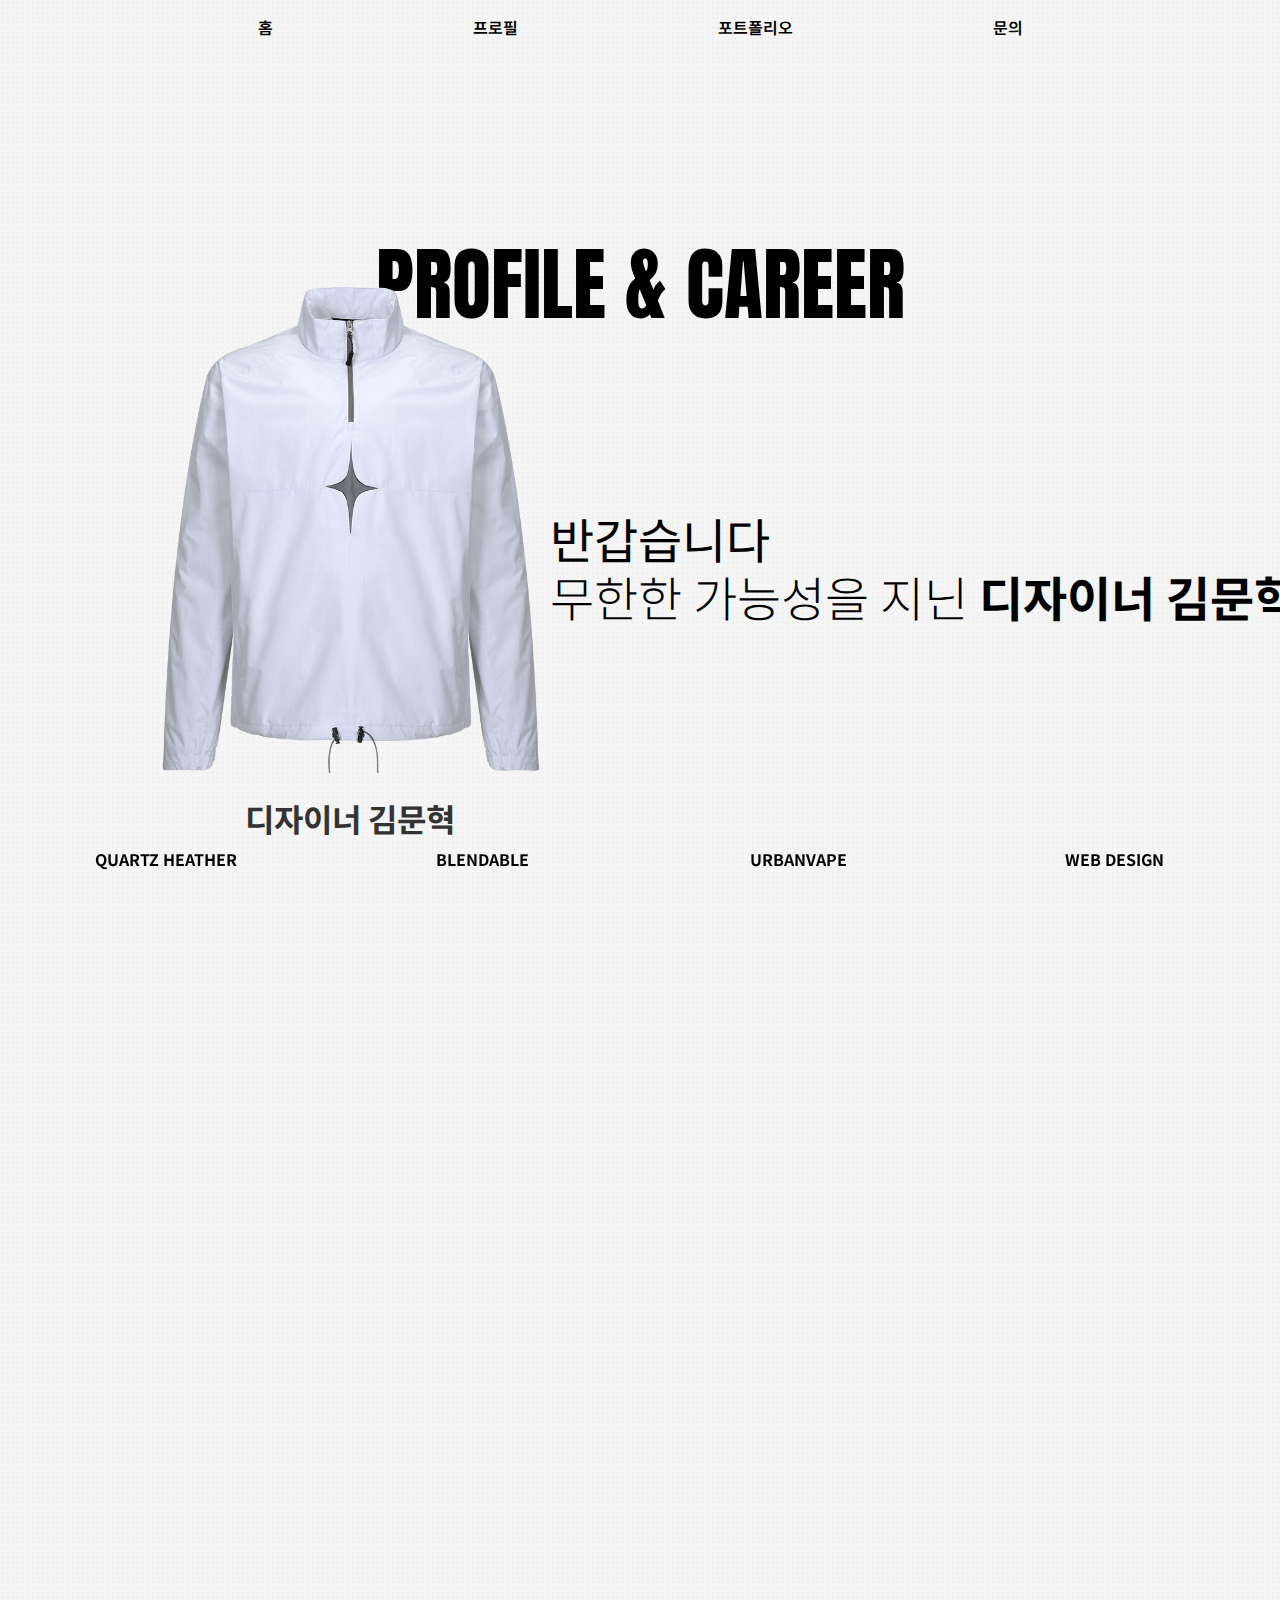
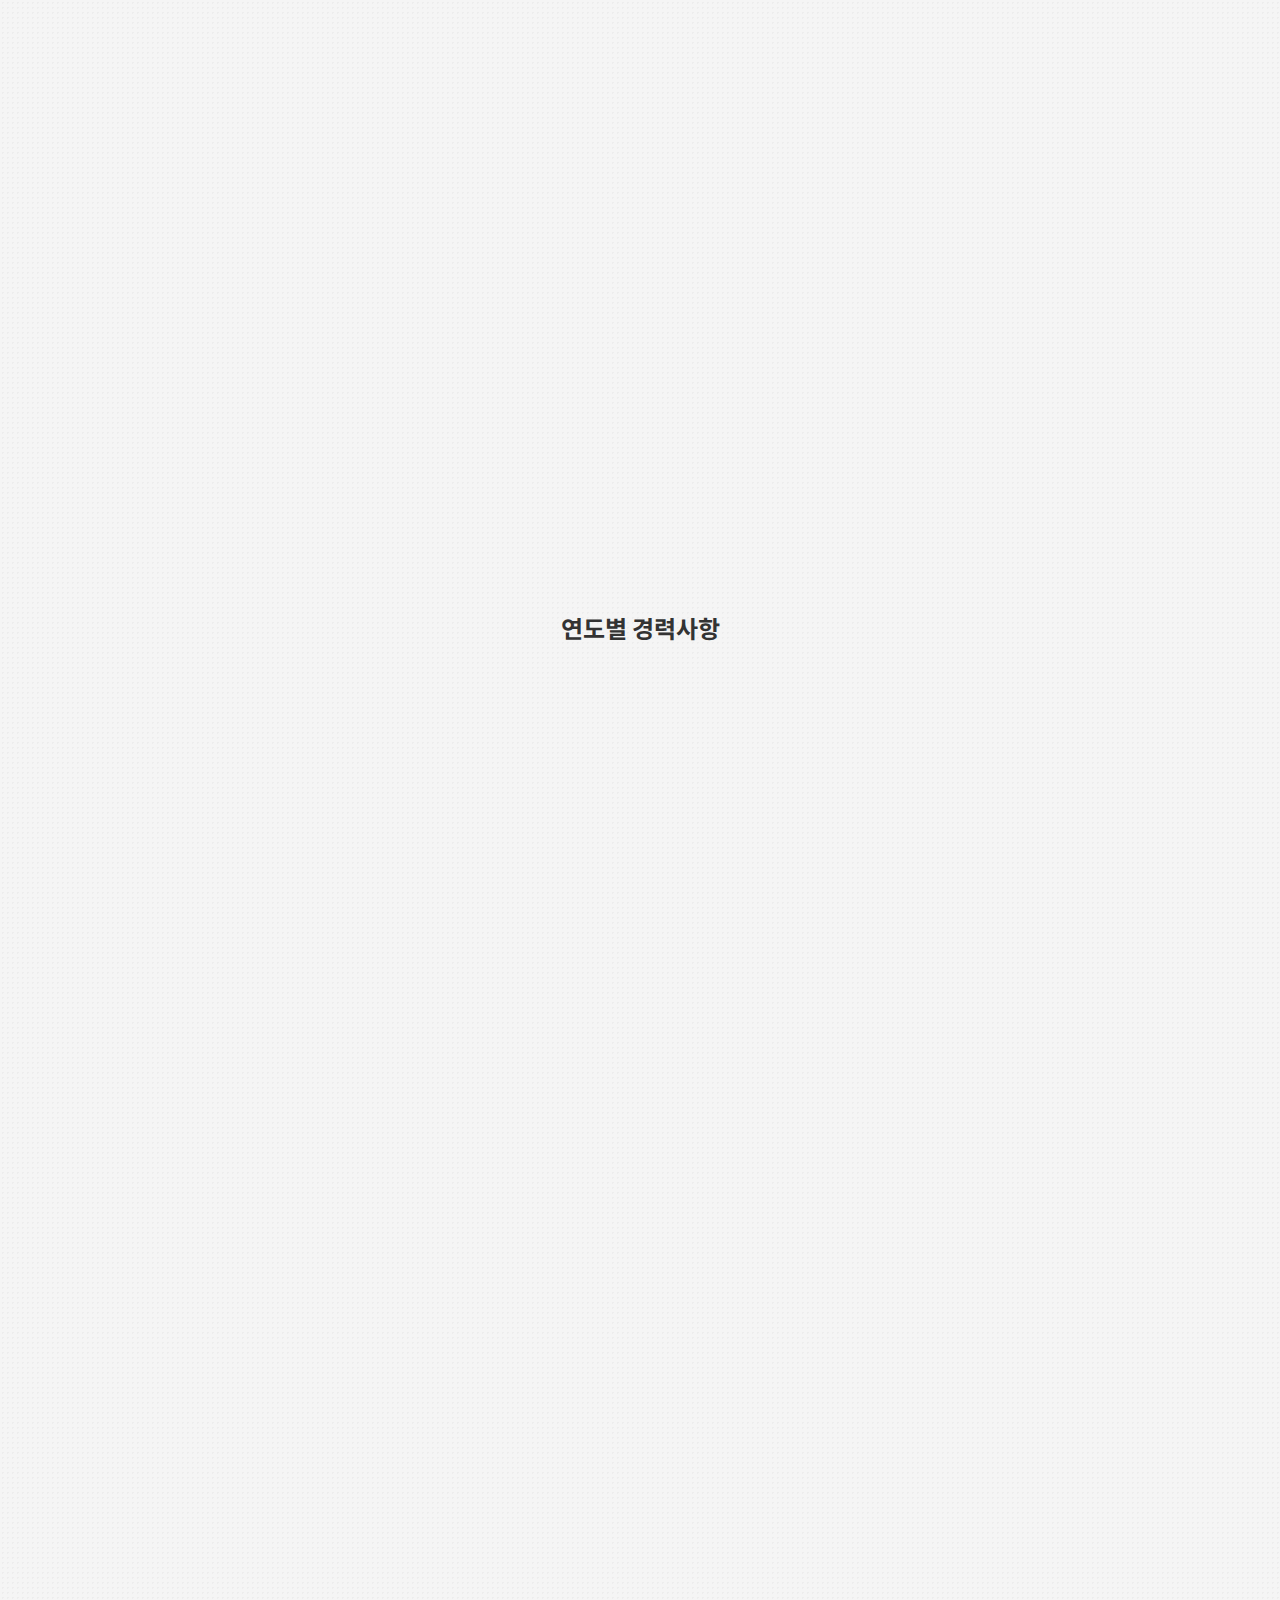
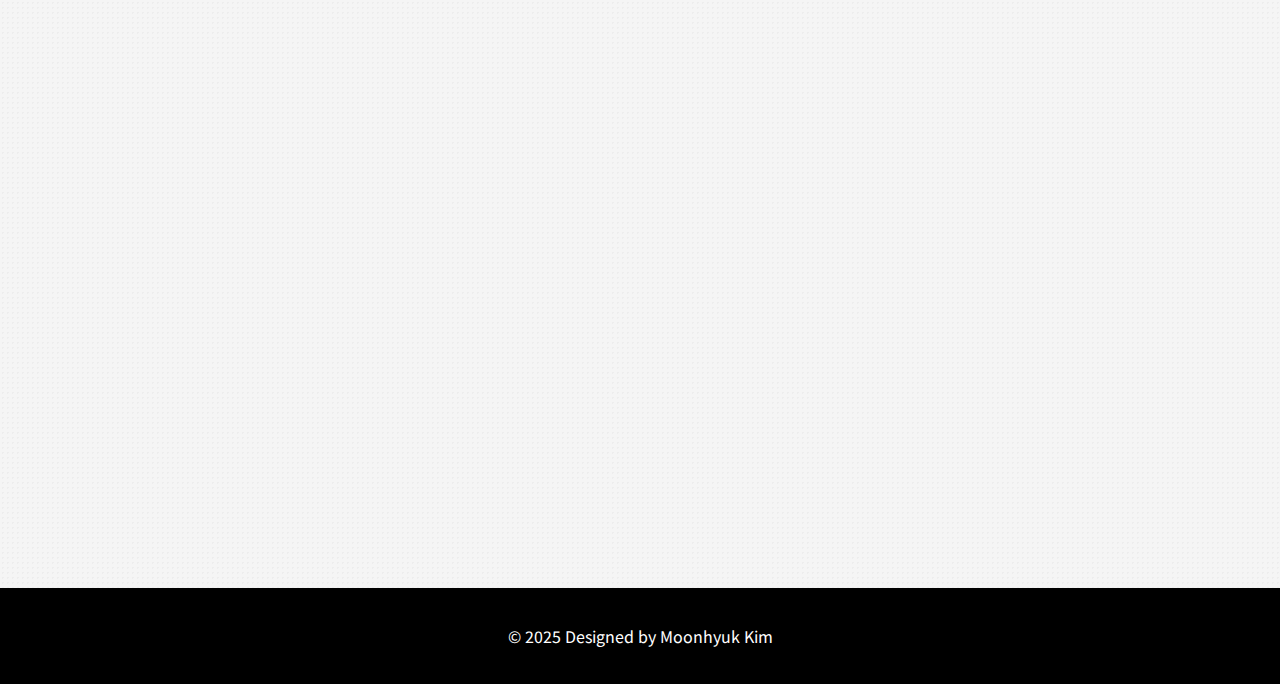
<file: pages/profile.html>
<!DOCTYPE html>
<html lang="en">

<head>
  <meta charset="UTF-8" />
  <meta name="viewport" content="width=device-width, initial-scale=1.0" />
  <title>김문혁 | 프로필</title>

  <!-- (1) 메인 CSS -->
  <link rel="stylesheet" href="../css/profile.css" />
  <link rel="stylesheet" href="../css/styles.css" />
  <!-- (2) 여기서 타임라인 전용 스타일도 함께 추가되었다고 가정 -->
  <!-- (3) JS 타임라인 스크립트 -->
  <script defer src="../js/profile.js"></script>
  <link href="https://fonts.googleapis.com/css2?family=Anton&family=Noto+Sans+KR:wght@100..900&display=swap"
    rel="stylesheet">
  <script defer src="../js/main.js"></script>
</head>

<body class="light-theme">

  <!-- ========== 헤더(네비게이션) ========== -->
  <header class="hero">
    <nav class="navbar">
      <ul class="primary-menu">
        <li><a href="../index.html">홈</a></li>
        <li><a href="profile.html" class="active">프로필</a></li>
        <li class="has-subnav">
          <a href="#">포트폴리오</a>
          <ul class="subnav">
            <li><a href="../pages/portfolio/quartzheather.html">쿼츠헤더</a></li>
            <li><a href="../pages/portfolio/blendable.html">블렌더블</a></li>
            <li><a href="../pages/portfolio/urbanvape.html">어반베이프</a></li>
            <li><a href="../pages/portfolio/webdesign.html">웹디자인</a></li>
          </ul>
        </li>
        <li><a href="#">문의</a></li>
      </ul>
    </nav>
    <div class="hero-title reveal">
      <h1>Profile & Career</h1>
    </div>
    <div class="hero-content reveal">
      <div class="hero-left">
        <img src="../assets/images/quartzheather/products/10.png" alt="Portfolio Preparation" />
        <h1>디자이너 김문혁</h1>
      </div>
      <div class="hero-right">
        <h1 class="reveal-letters">반갑습니다<br><span class="thin">무한한 가능성을 지닌</span> <strong>디자이너 김문혁</strong><span
            class="thin">입니다</span></h1>
      </div>
    </div>
    <!--<div class="reveal-right introduce-right">
      <h1><strong>Introduce</strong></h1>
      <p>성명(Name) | 김문혁(KIM MOON HYUK)</p>
      <p>출생연도(Birth) | 1996.06.05(만 28세)</p>
      <p>연락처(Contact) | 010-2008-0605</p>
    </div>
    <div class="reveal-left introduce-left">
      <h1><strong>Education</strong></h1>
      <p>2014년 정발고등학교 졸업</p>
      <p>2019년 건국대학교 의상디자인학과 입학</p>
      <p>2021년 건국대학교 의상디자인학과 휴학</p>
    </div>-->
    <div class="profile-content" style="margin-bottom:100px;">
      <div class="profile-left reveal-left">
        <h1><strong>Information</strong></h1>
        <p>성명(Name) | 김문혁(KIM MOON HYUK)</p>
        <p>출생연도(Birth) | 1996.06.05(만 28세)</p>
        <p>연락처(Contact) | 010-2008-0605</p>
      </div>
      <div class="profile-right reveal-right">
        <h1><strong>Education</strong></h1>
        <p>2014년 정발고등학교 졸업</p>
        <p>2019년 건국대학교 의상디자인학과 입학</p>
        <p>2021년 건국대학교 의상디자인학과 휴학</p>
      </div>
    </div>
    <div class="profile-content" style="margin-bottom:100px;">
      <div class="profile-left reveal-left">
        <h1><strong>Skills</strong></h1>
        <p>html, css, javascript 웹 디자인 활용 능력 보유(중)</p>
        <p>Node.js 백엔드 관련 지식 보유(중)</p>
        <p>Photoshop, Illustrator 디자인 관련 툴 활용 능력 보유(중)</p>
        <p>Cinema 4D 3D 관련 툴 활용 능력 보유(하)</p>
        <p>Flutter, Reactive Native 어플리케이션 개발 지식 보유(하)</p>
      </div>
      <div class="profile-right reveal-right" style="margin-right:70px;">
        <div>
          <img src="../assets/icons/icons.png" alt="Portfolio Preparation" />
        </div>
      </div>
    </div>
    <!--<div class="profile-middle">
      <p><strong>특기(Skills)</strong></p>
      <p>html, css, javascript 웹 디자인 활용 능력 보유(중)</p>
      <p>Node.js 백엔드 관련 지식 보유(중)</p>
      <p>Photoshop, Illustrator 디자인 관련 툴 활용 능력 보유(중)</p>
      <p>Cinema 4D 3D 관련 툴 활용 능력 보유(하)</p>
      <p>Flutter, Reactive Native 어플리케이션 개발 지식 보유(하)</p>
    </div>-->
  </header>

  <!-- ========== 메인: 중앙 지그재그 타임라인 ========== -->
  <main>
    <div class="career-title">
      <h2>연도별 경력사항</h2>
    </div>
    <section class="career-timeline" id="career-timeline">


      <!-- (A) 중앙 세로선 (스크롤 시 scaleY로 늘어남) -->
      <div class="timeline-line"></div>


      <div class="timeline-item left">
        <div class="timeline-content">
          <!-- 새로 추가한 이미지 -->
          <div class="timeline-img-wrapper">
            <img src="../assets/images/quartzheather/products/detail10.jpg" alt="Quartz Header Sample" />
          </div>
          <h3>2020</h3>
          <p>쿼츠 헤더 디렉터<br>
            아웃도어 브랜드 기획 및 생산 관리</p>
        </div>
      </div>

      <div class="timeline-item right">
        <div class="timeline-content">
          <div class="timeline-img-wrapper">
            <img src="../assets/images/blendable/lookbook3.jpg" alt="Blenderable Sample" />
          </div>
          <h3>2021</h3>
          <p>블렌더블 디렉터<br>
            홈패브릭 브랜드 기획 및 생산 관리</p>
        </div>
      </div>

      <div class="timeline-item left">
        <div class="timeline-content">
          <div class="timeline-img-wrapper">
            <img src="../assets/images/webdesign/vapedotcom.png" alt="Vape Web Design" />
          </div>
          <h3>2023</h3>
          <p>프리랜서 전환<br>
            베이프닷컴 및 포켓베이프 웹 디자인</p>
        </div>
      </div>

      <div class="timeline-item right">
        <div class="timeline-content">
          <div class="timeline-img-wrapper">
            <img src="../assets/images/urbanvape/urbanvape1.jpg" alt="Portfolio Preparation" />
          </div>
          <h3>2024</h3>
          <p>어반베이프 운영<br>
            어반베이프 오픈 및 운영</p>
        </div>
      </div>

    </section>
  </main>
  <section class="fixed">
    <div class="projects">
        <div class="projects-name">
            <div class="portfolio-item">
                <img src="../assets/images/quartzheather/main.png" alt="Project 1">
                <div class="overlay">
                    <h3>쿼츠헤더</h3>
                </div>
            </div>
            <a class="project-text" href="#">Quartz Heather</a>
        </div>
        <div class="projects-name">
            <div class="portfolio-item">
                <img src="../assets/images/blendable/main.png" alt="Project 2">
                <div class="overlay">
                    <h3>블렌더블</h3>
                </div>
            </div>
            <a class="project-text" href="#">Blendable</a>
        </div>
        <div class="projects-name">
            <div class="portfolio-item">
                <img src="../assets/images/urbanvape/main.png" alt="Project 2">
                <div class="overlay">
                    <h3>어반베이프</h3>
                </div>
            </div>
            <a class="project-text" href="#">Urbanvape</a>
        </div>
        <div class="projects-name">
            <div class="portfolio-item">
                <a href="#"><img src="../assets/images/webdesign/main.png" alt="Project 2"></a>
                <div class="overlay">
                    <h3>웹디자인</h3>
                </div>
            </div>
            <a class="project-text" href="#">Web Design</a>
        </div>
    </div>
</section>
  <!-- ========== 푸터 ========== -->
  <footer>
    <p>&copy; 2025 Designed by Moonhyuk Kim</p>
  </footer>

</body>

</html>
</file>
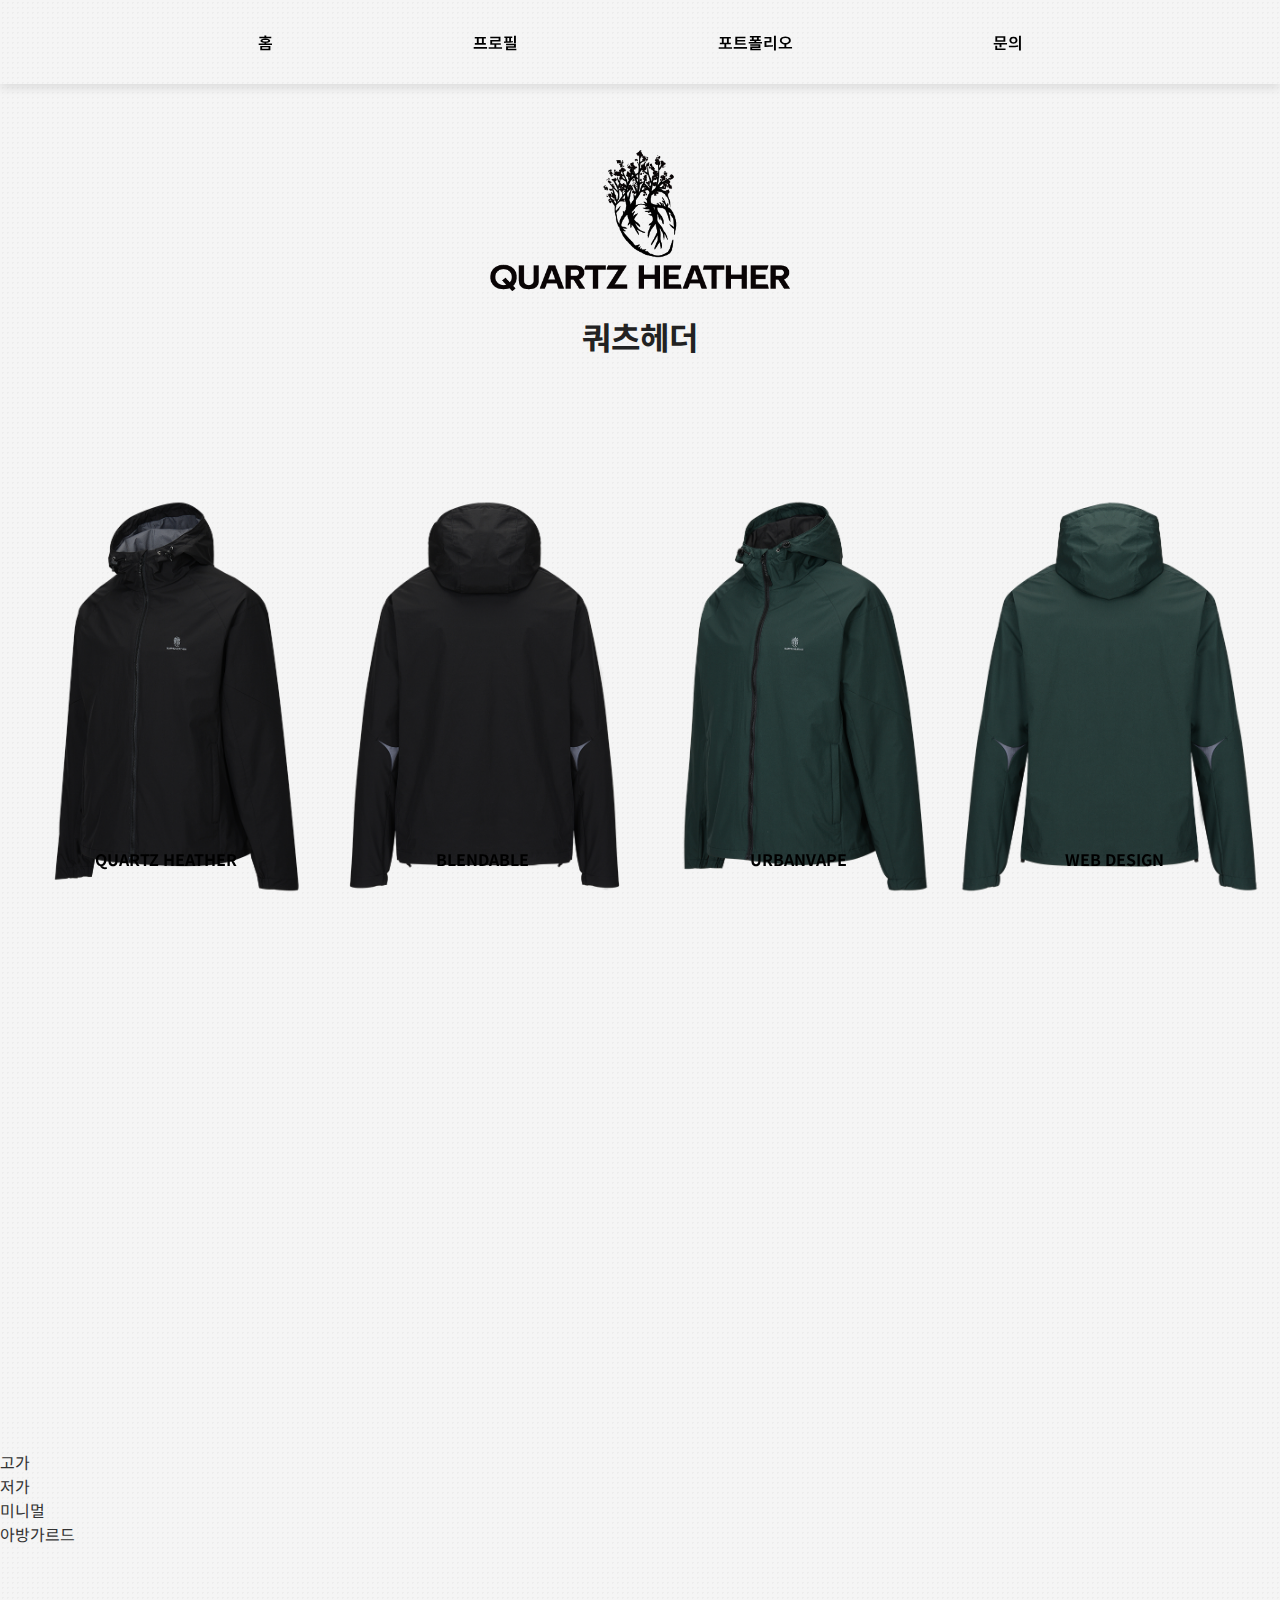
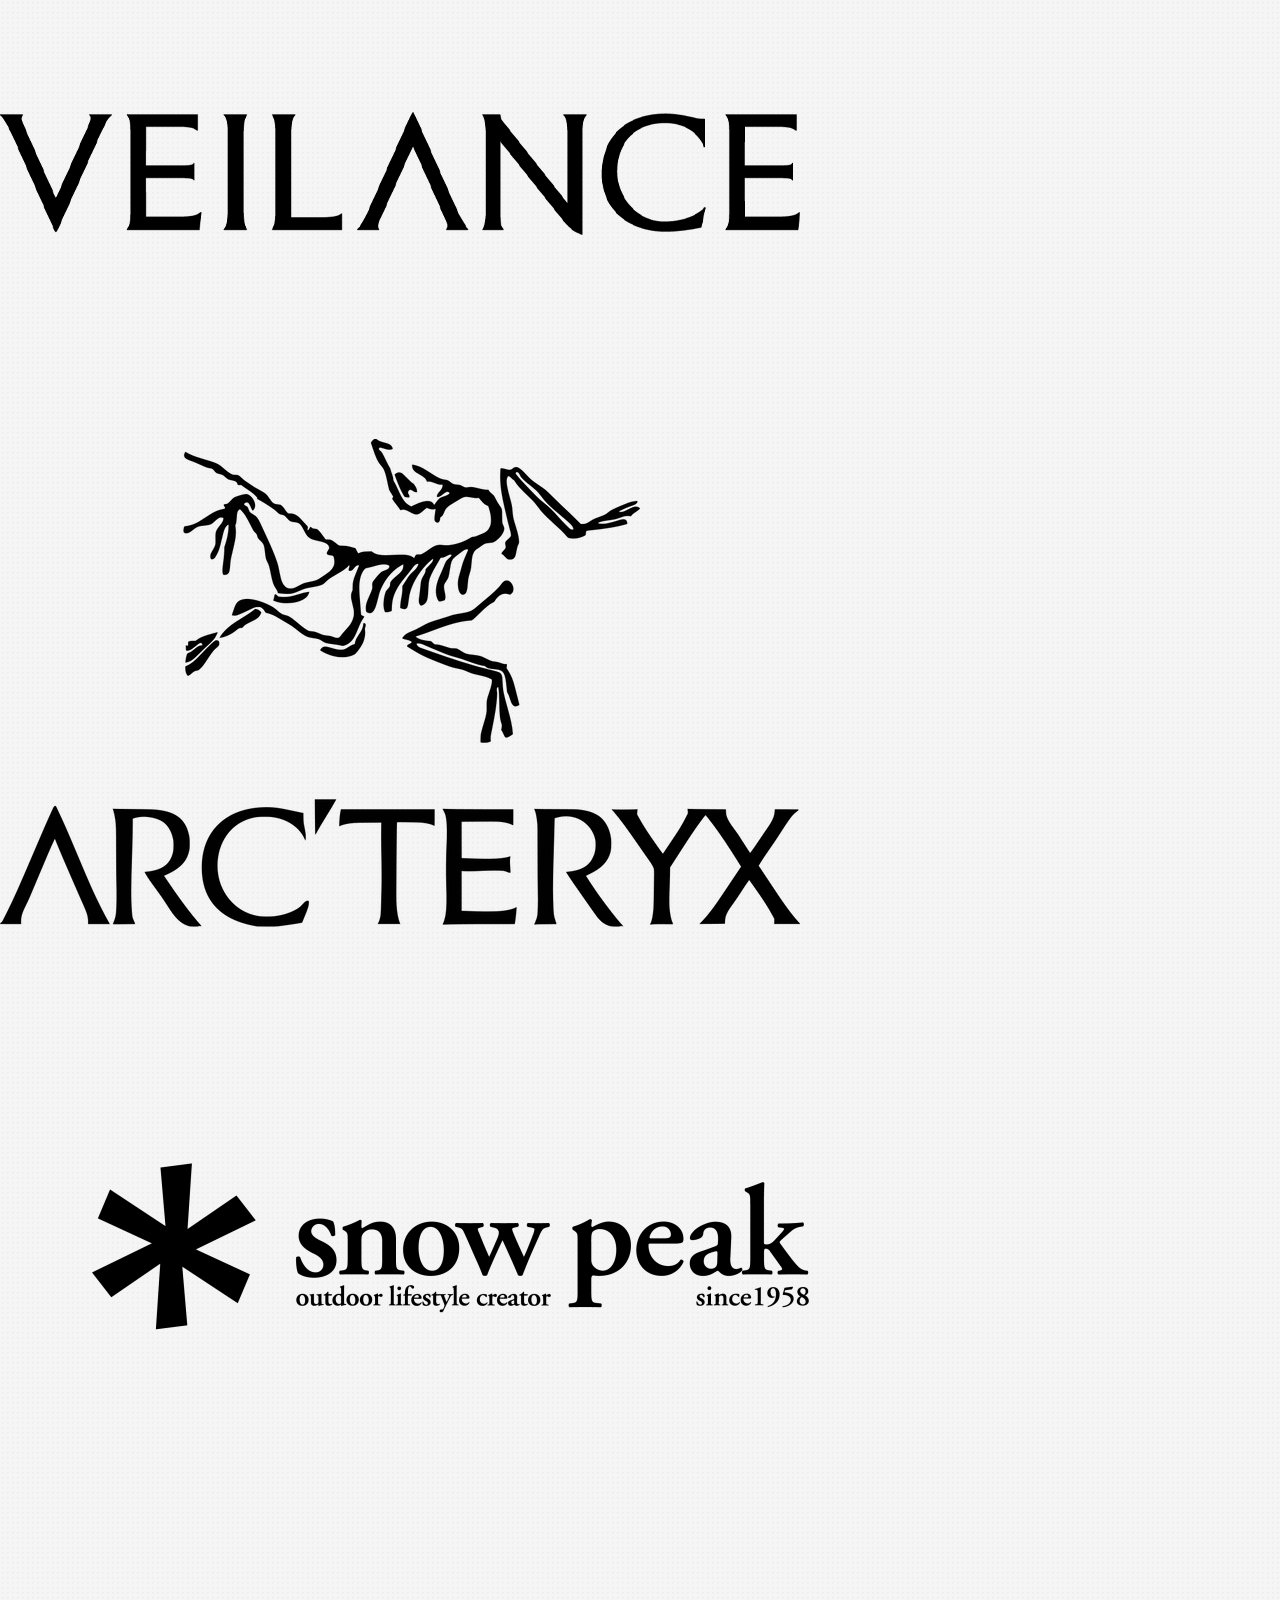
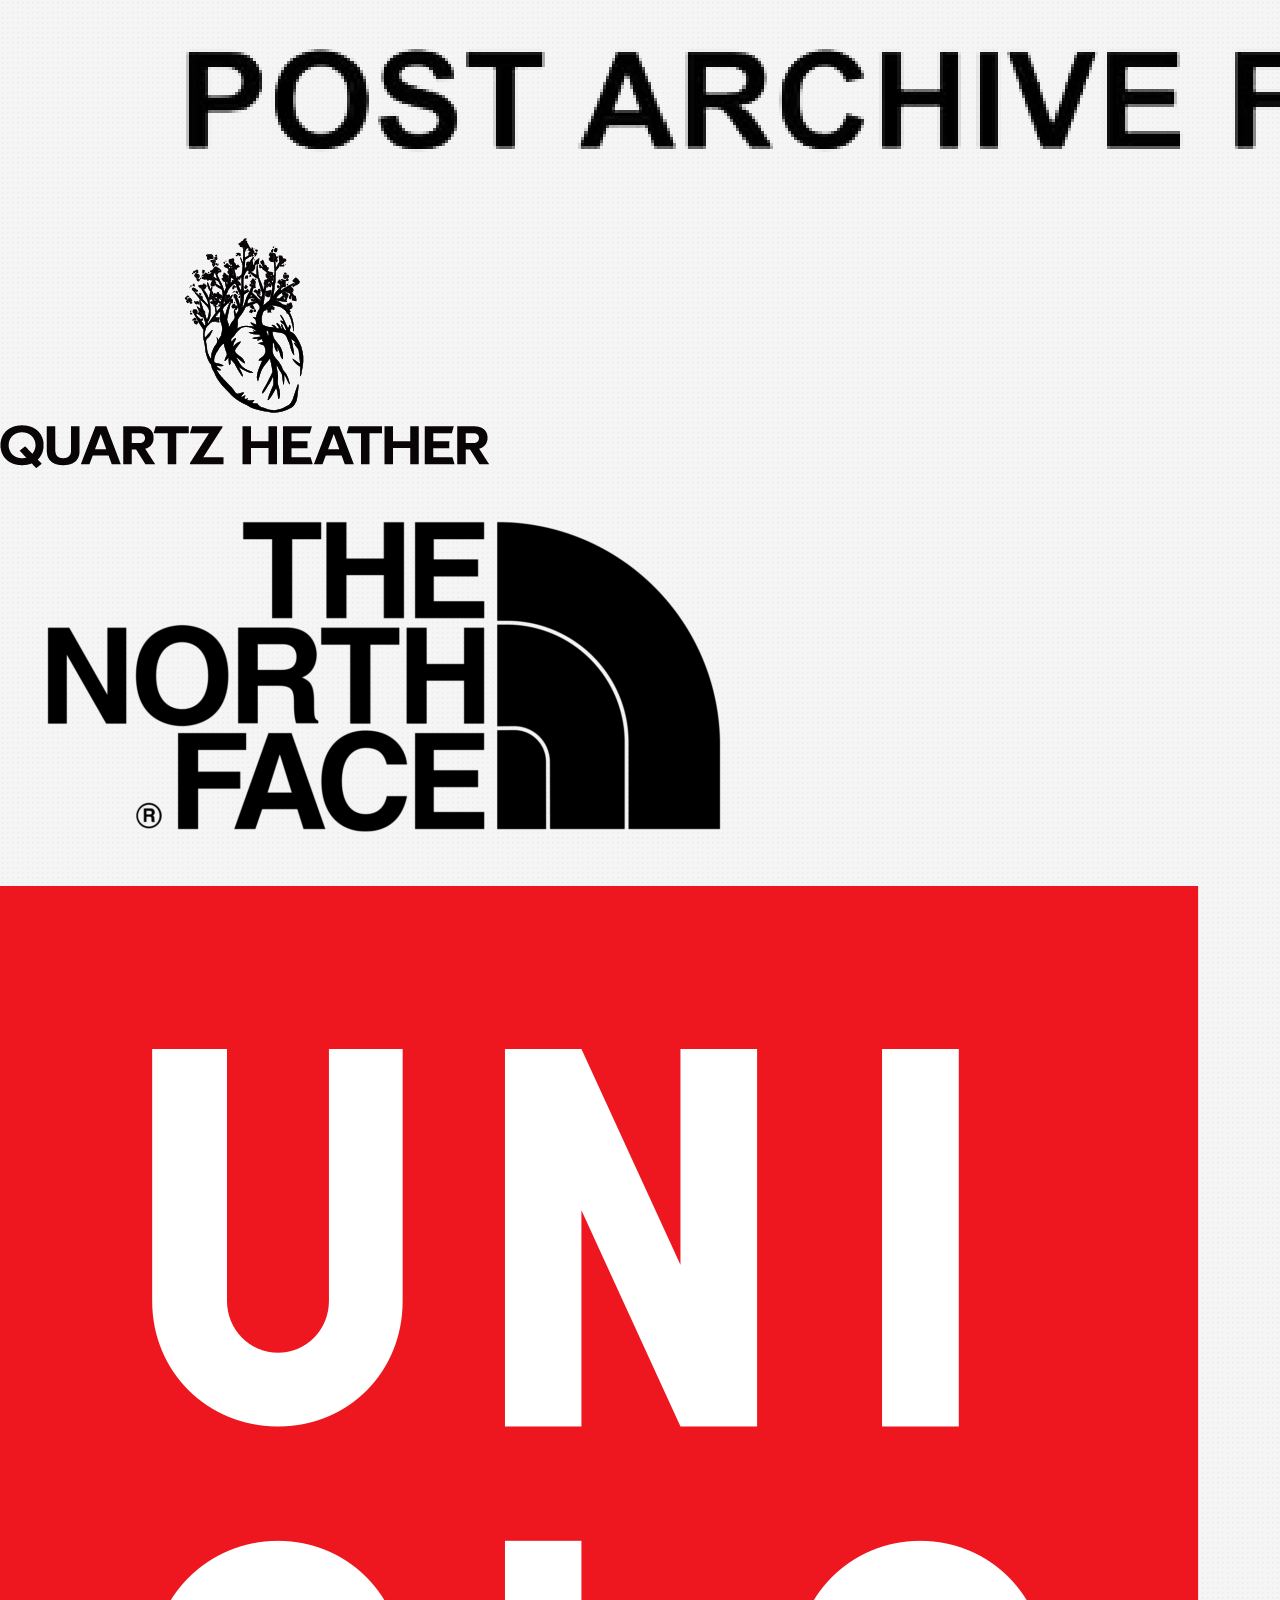
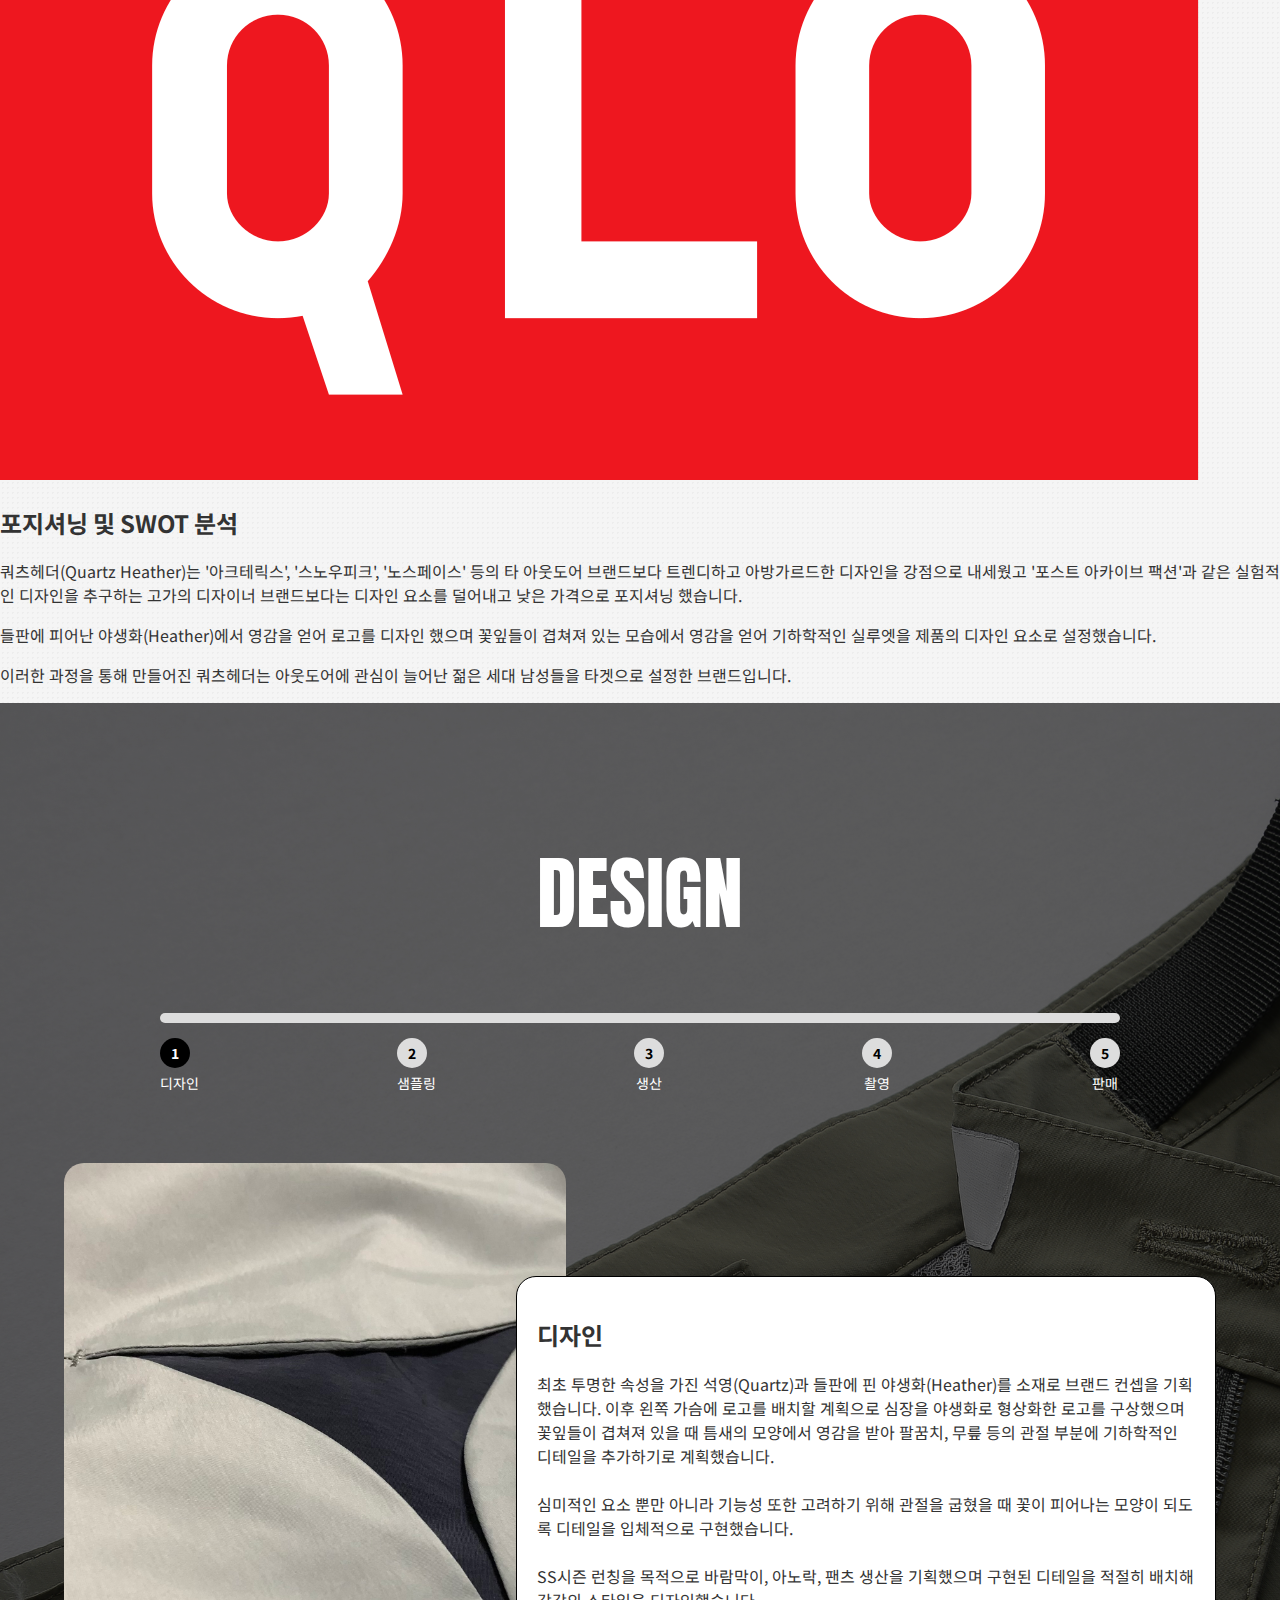
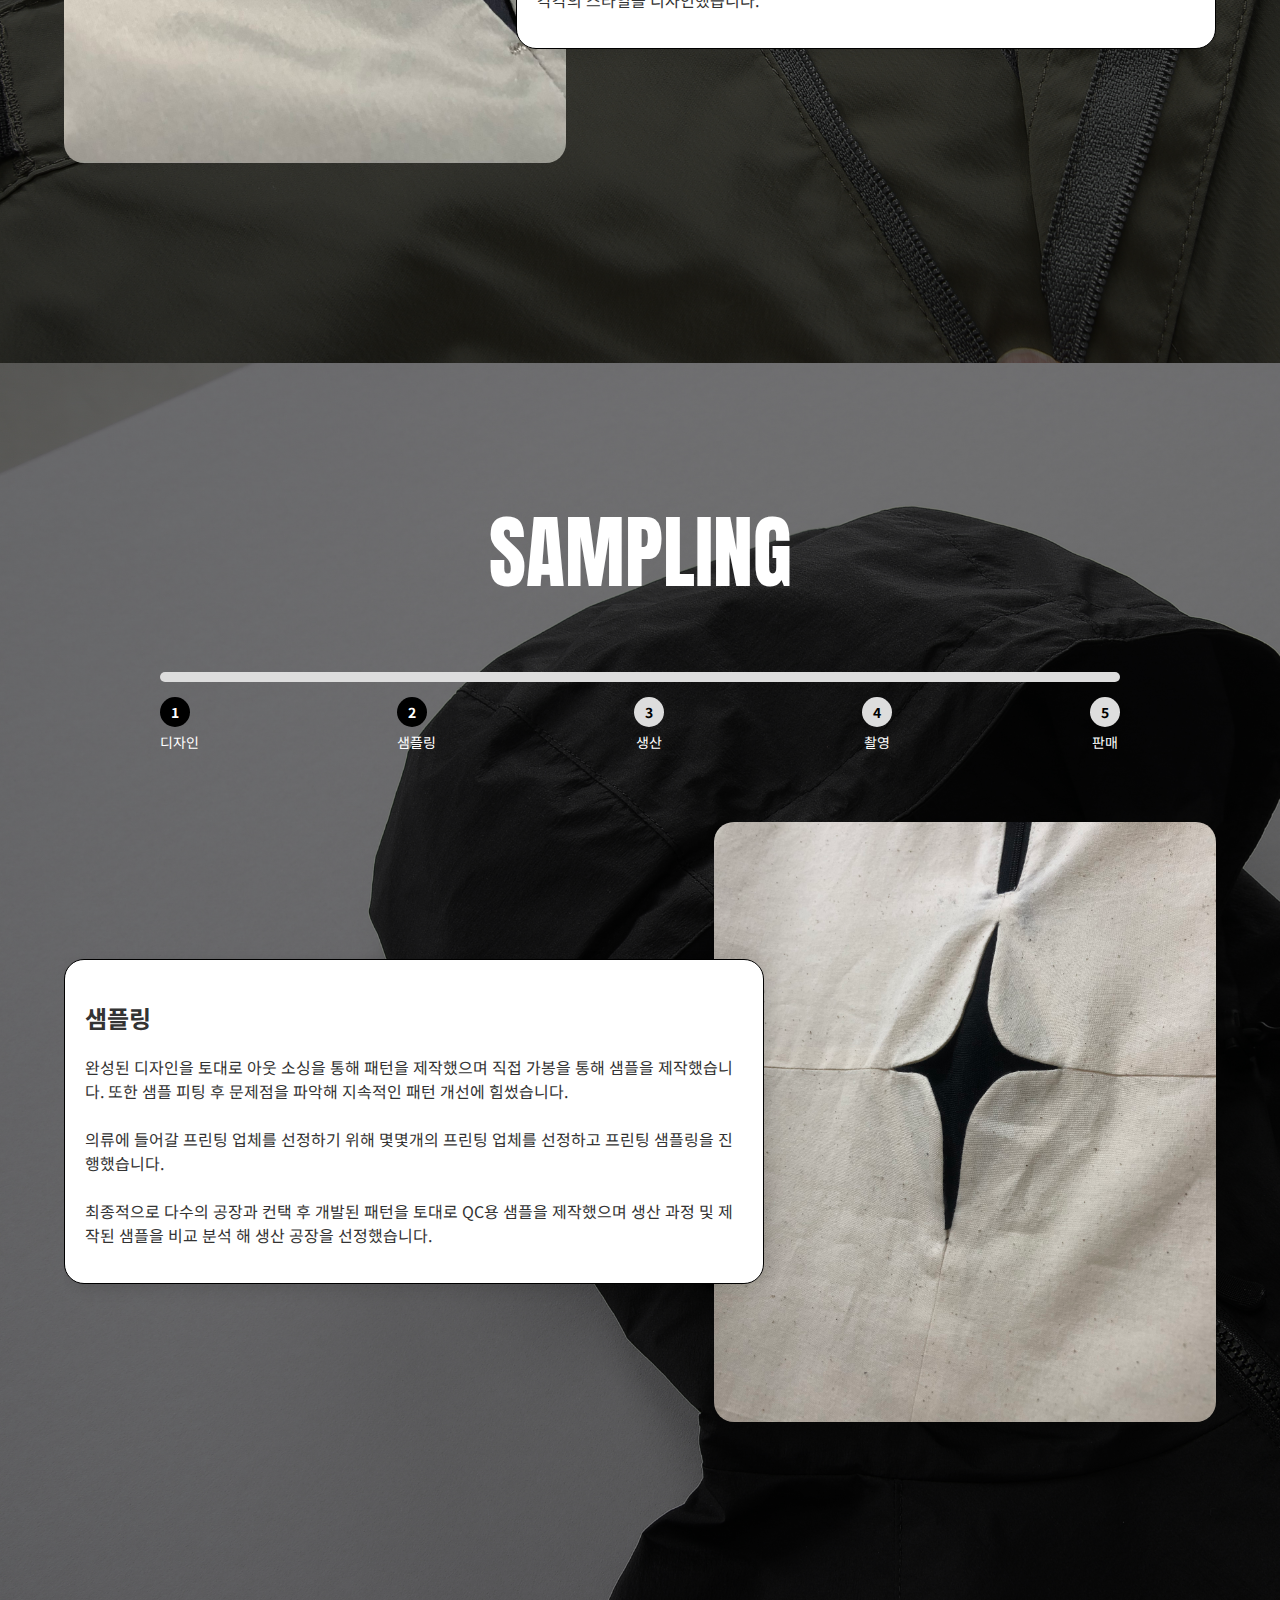
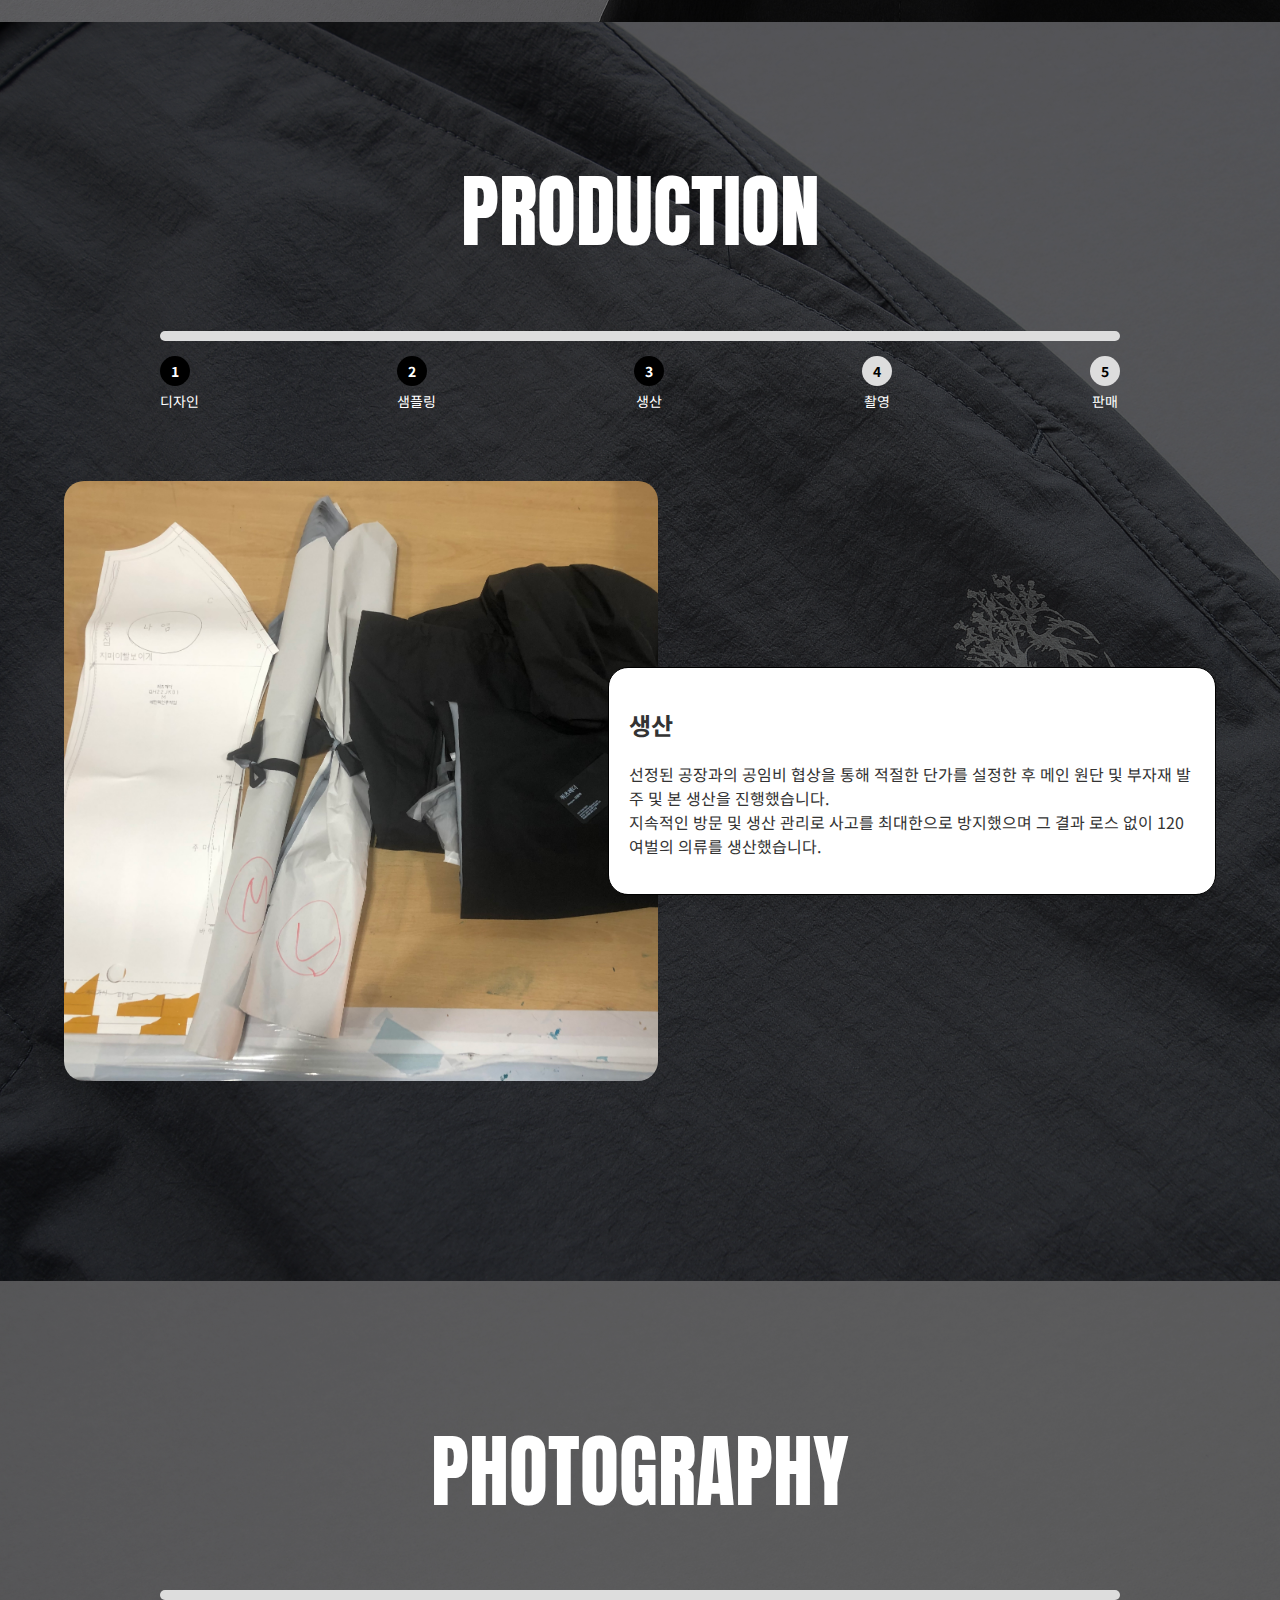
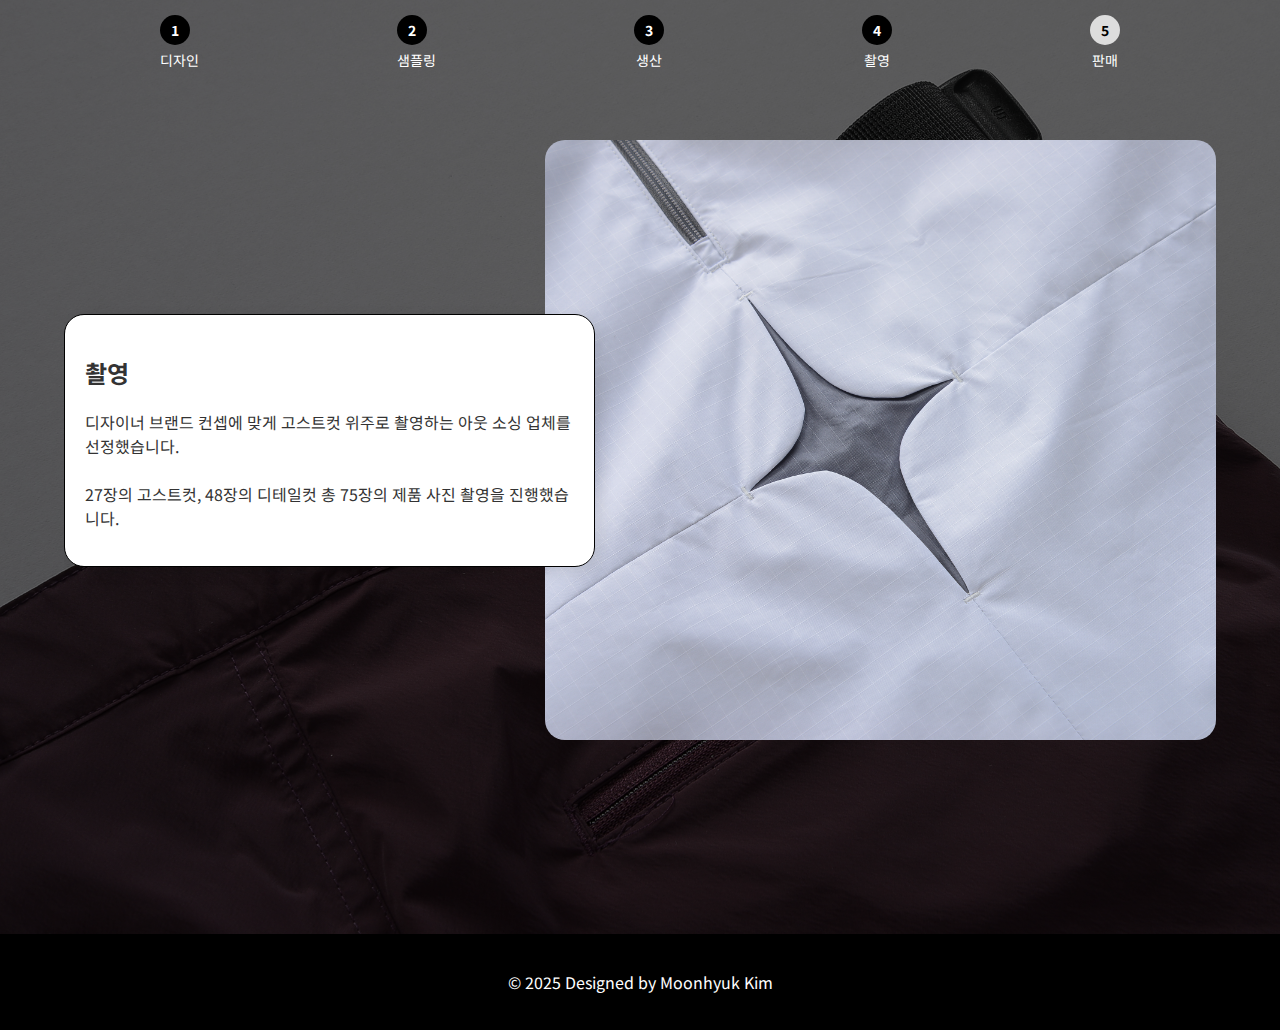
<file: pages/portfolio/quartzheather.html>
<!DOCTYPE html>
<html lang="en">

<head>
    <meta charset="UTF-8" />
    <meta name="viewport" content="width=device-width, initial-scale=1.0" />
    <title>쿼츠헤더 | 김문혁 포트폴리오</title>
    <link rel="stylesheet" href="../../css/styles.css" />
    <link rel="stylesheet" href="../../css/portfolio.css" />
    <link rel="stylesheet"
        href="https://cdnjs.cloudflare.com/ajax/libs/OwlCarousel2/2.3.4/assets/owl.carousel.min.css" />
    <link rel="stylesheet"
        href="https://cdnjs.cloudflare.com/ajax/libs/OwlCarousel2/2.3.4/assets/owl.theme.default.min.css" />

    <script defer src="../../js/profile.js"></script>
    <script defer src="../../js/main.js"></script>
    <script defer src="../../js/portfolio.js"></script>
    <link href="https://fonts.googleapis.com/css2?family=Anton&family=Noto+Sans+KR:wght@100..900&display=swap"
        rel="stylesheet">
    <script src="https://cdnjs.cloudflare.com/ajax/libs/jquery/3.6.0/jquery.min.js"></script>
    <script src="https://cdnjs.cloudflare.com/ajax/libs/OwlCarousel2/2.3.4/owl.carousel.min.js"></script>
    <script>
        document.addEventListener("DOMContentLoaded", function () {
            $('.owl-carousel').owlCarousel({
                loop: true,             // 계속 순환
                margin: 10,            // 슬라이드 사이 간격
                nav: false,             // 네비게이션 화살표
                dots: false,            // 하단 도트 표시
                autoplay: true,        // 자동 재생
                autoplayTimeout: 3000, // 3초 간격
                autoplayHoverPause: true,
                slideTransition: "linear", // 선형 이동 적용
                responsive: {
                    0: {
                        items: 2
                    },
                    600: {
                        items: 2
                    },
                    1000: {
                        items: 4
                    }
                }
            });
        });
    </script>
</head>

<body class="light-theme">
    <!-- ========== 헤더(네비게이션) ========== -->
    <header class="hero">
        <nav class="navbar-pc">
            <ul class="primary-menu">
                <li><a href="../../index.html">홈</a></li>
                <li><a href="../../index.html#section1">프로필</a></li>
                <li class="has-subnav">
                    <a href="#">포트폴리오</a>
                    <ul class="subnav">
                        <li><a href="quartzheather.html" class="active">쿼츠헤더</a></li>
                        <li><a href="blendable.html">블렌더블</a></li>
                        <li><a href="urbanvape.html">어반베이프</a></li>
                        <li><a href="webdesign.html">웹디자인</a></li>
                    </ul>
                </li>
                <li><a href="../../index.html#section2">문의</a></li>
            </ul>
        </nav>
        <nav class="mobile-navbar">
            <!-- 햄버거 버튼 (왼쪽) -->
            <button class="hamburger-button" id="hamburgerBtn">
                <svg xmlns="http://www.w3.org/2000/svg" fill="none" viewBox="0 0 24 24" stroke-width="1.5"
                    stroke="currentColor" width="24" height="24">
                    <path stroke-linecap="round" stroke-linejoin="round"
                        d="M3.75 5.25h16.5m-16.5 6h16.5m-16.5 6h16.5" />
                </svg>
            </button>

            <!-- 홈 버튼 (오른쪽) -->
            <a class="mobile-home-button" href="../../index.html">
                <svg xmlns="http://www.w3.org/2000/svg" fill="none" viewBox="0 0 24 24" stroke-width="1.5"
                    stroke="currentColor" width="24" height="24">
                    <path stroke-linecap="round" stroke-linejoin="round" d="M2.25 12l8.954-8.954c.58-.58 
                     1.518-.58 2.098 0L22.25 12M4.5 
                     10.5v9.75a.75.75 0 00.75.75h4.5a.75.75 
                     0 00.75-.75v-6h3v6a.75.75 
                     0 00.75.75h4.5a.75.75 
                     0 00.75-.75V10.5" />
                </svg>
            </a>
        </nav>


        <div class="dim-overlay" id="dimOverlay"></div>

        <div class="mobile-menu-overlay" id="mobileMenu">
            <ul class="mobile-menu-list">
                <li><a href="../../index.html">홈</a></li>
                <li><a href="../../index.html#section1">프로필</a></li>
                <li class="has-subnav">
                    <a href="#" class="subnav-toggle">
                        포트폴리오
                        <span class="arrow"></span>
                    </a>
                    <ul class="mobile-subnav">
                        <li><a href="quartzheather.html">쿼츠헤더</a></li>
                        <li><a href="blendable.html">블렌더블</a></li>
                        <li><a href="urbanvape.html">어반베이프</a></li>
                        <li><a href="webdesign.html">웹디자인</a></li>
                    </ul>
                </li>
                <li><a href="../../index.html#section2">문의</a></li>
            </ul>
        </div>

        <div class="portfolio-content reveal">
            <div class="portfolio-image">
                <img src="../../assets/images/quartzheather/label.png" alt="Quartz Heather Image 4" />
                <h1>쿼츠헤더</h1>
            </div>
        </div>
    </header>

    <main>
        <section class="slider-section">
            <div class="owl-carousel">
                <div>
                    <img src="../../assets/images/quartzheather/products/2.png" alt="Quartz Heather Image 1" />
                </div>
                <div>
                    <img src="../../assets/images/quartzheather/products/3.png" alt="Quartz Heather Image 2" />
                </div>
                <div>
                    <img src="../../assets/images/quartzheather/products/5.png" alt="Quartz Heather Image 3" />
                </div>
                <div>
                    <img src="../../assets/images/quartzheather/products/6.png" alt="Quartz Heather Image 4" />
                </div>
                <div>
                    <img src="../../assets/images/quartzheather/products/7.png" alt="Quartz Heather Image 4" />
                </div>
                <div>
                    <img src="../../assets/images/quartzheather/products/10.png" alt="Quartz Heather Image 4" />
                </div>
                <div>
                    <img src="../../assets/images/quartzheather/products/13.png" alt="Quartz Heather Image 4" />
                </div>
                <div>
                    <img src="../../assets/images/quartzheather/products/14.png" alt="Quartz Heather Image 4" />
                </div>
                <div>
                    <img src="../../assets/images/quartzheather/products/15.png" alt="Quartz Heather Image 4" />
                </div>
            </div>
        </section>

        <section class="story reveal" style="max-width: 1300px;">
            <h2>브랜드 철학</h2>
            <p>
                쿼츠헤더(Quartz Heather)는 기능성과 심미적인 디자인이 결합된 아웃도어 브랜드입니다.<br>
                높은 내구성과 입체적이고 구조적인 디자인을 결합하여, 일상과 아웃도어 환경 모두에서 활용할 수 있는 범용성을 추구했습니다.
            </p>
            <p>
                들판에 피어난 야생화(Heather)에서 영감을 얻어 로고를 디자인 했으며 꽃잎들이 겹쳐져 있는 모습에서 영감을 얻어 기하학적인 실루엣을 제품의 디자인 요소로 설정했습니다.
            </p>
            <p>
                이러한 과정을 통해 만들어진 쿼츠헤더는 아웃도어에 관심이 늘어난 젊은 세대 남성들을 타겟으로 설정한 브랜드입니다.
            </p>
        </section>
        <div class="graph-flex">
            <div class="graph-container">
                <div class="axis x-axis"></div>
                <div class="axis y-axis"></div>

                <!-- 축 라벨 -->
                <div class="label top">고가</div>
                <div class="label bottom">저가</div>
                <div class="label left">미니멀</div>
                <div class="label right">아방가르드</div>

                <!-- 브랜드 위치 -->
                <div class="brand" style="top: 10%; left: 10%;"><img class="medium-size"
                        src="../../assets/icons/veilance.png" alt="아크테릭스 베일런스"></div>
                <div class="brand" style="top: 22%; left: 35%;"><img class="medium-size"
                        src="../../assets/icons/arcteryx.png" alt="아크테릭스"></div>
                <div class="brand" style="top: 35%; left: 10%;"><img class="big-size"
                        src="../../assets/icons/snowpeak.png" alt="스노우피크"></div>
                <div class="brand" style="top: 15%; left: 75%;"><img class="large-size" src="../../assets/icons/paf.png"
                        alt="포스트아카이브팩션"></div>
                <div class="brand heartbeat" style="top: 25%; left: 65%;"><img class="big-size"
                        src="../../assets/images/quartzheather/label.png" alt="쿼츠헤더"></div>
                <div class="brand" style="top: 37%; left: 30%;"><img class="medium-size"
                        src="../../assets/icons/tnf.png" alt="노스페이스"></div>
                <div class="brand" style="top: 65%; left: 35%;"><img class="small-size"
                        src="../../assets/icons/uniqlo.png" alt="유니클로"></div>
            </div>
            <div class="brand-story">
                <h2>포지셔닝 및 SWOT 분석</h2>
                <p>
                    쿼츠헤더(Quartz Heather)는 '아크테릭스', '스노우피크', '노스페이스' 등의 타 아웃도어 브랜드보다 트렌디하고 아방가르드한 디자인을 강점으로 내세웠고 '포스트 아카이브 팩션'과 같은 실험적인 디자인을 추구하는 고가의 디자이너 브랜드보다는 디자인 요소를 덜어내고 낮은 가격으로 포지셔닝 했습니다.
                </p>
                <p>
                    들판에 피어난 야생화(Heather)에서 영감을 얻어 로고를 디자인 했으며 꽃잎들이 겹쳐져 있는 모습에서 영감을 얻어 기하학적인 실루엣을 제품의 디자인 요소로 설정했습니다.
                </p>
                <p>
                    이러한 과정을 통해 만들어진 쿼츠헤더는 아웃도어에 관심이 늘어난 젊은 세대 남성들을 타겟으로 설정한 브랜드입니다.
                </p>

            </div>
        </div>
    </main>

    <section class="design-background">
        <div class="align-center">
            <div class="progress-title">
                <h1>DESIGN</h1>
            </div>
            <div class="progress-container">
                <div class="progress-bar">
                    <div class="progress-fill" id="progress-fill-1"></div>
                </div>
                <div class="steps">
                    <div class="step active">
                        <div class="step-circle">1</div>
                        <div class="step-text">디자인</div>
                    </div>
                    <div class="step">
                        <div class="step-circle">2</div>
                        <div class="step-text">샘플링</div>
                    </div>
                    <div class="step">
                        <div class="step-circle">3</div>
                        <div class="step-text">생산</div>
                    </div>
                    <div class="step">
                        <div class="step-circle">4</div>
                        <div class="step-text">촬영</div>
                    </div>
                    <div class="step">
                        <div class="step-circle">5</div>
                        <div class="step-text">판매</div>
                    </div>
                </div>
            </div>
            <div class="flex-content reveal-content">
                <div class="flex-left">
                    <div class="slider-1">
                        <img src="../../assets/images/quartzheather/process/1.jpg" alt="Quartz Heather Image 1">
                        <img src="../../assets/images/quartzheather/process/2.jpg" alt="Quartz Heather Image 2">
                        <img src="../../assets/images/quartzheather/process/3.jpg" alt="Quartz Heather Image 3">
                    </div>
                </div>
                <div class="flex-right">
                    <h2>디자인</h2>
                    <p>
                        최초 투명한 속성을 가진 석영(Quartz)과 들판에 핀 야생화(Heather)를 소재로 브랜드 컨셉을 기획했습니다. 이후 왼쪽 가슴에 로고를 배치할 계획으로 심장을
                        야생화로
                        형상화한 로고를 구상했으며
                        꽃잎들이 겹쳐져 있을 때 틈새의 모양에서 영감을 받아 팔꿈치, 무릎 등의 관절 부분에 기하학적인 디테일을 추가하기로 계획했습니다.<br><br>
                        심미적인 요소 뿐만 아니라 기능성 또한 고려하기 위해 관절을 굽혔을 때 꽃이 피어나는 모양이 되도록 디테일을 입체적으로 구현했습니다.<br><br>
                        SS시즌 런칭을 목적으로 바람막이, 아노락, 팬츠 생산을 기획했으며 구현된 디테일을 적절히 배치해 각각의 스타일을 디자인했습니다.

                    </p>
                </div>
            </div>
        </div>
    </section>
    <section class="sampling-background">
        <div class="align-center">
            <div class="progress-title">
                <h1>Sampling</h1>
            </div>
            <div class="progress-container">
                <div class="progress-bar">
                    <div class="progress-fill" id="progress-fill-2"></div>
                </div>
                <div class="steps">
                    <div class="step completed">
                        <div class="step-circle">1</div>
                        <div class="step-text">디자인</div>
                    </div>
                    <div class="step active">
                        <div class="step-circle">2</div>
                        <div class="step-text">샘플링</div>
                    </div>
                    <div class="step">
                        <div class="step-circle">3</div>
                        <div class="step-text">생산</div>
                    </div>
                    <div class="step">
                        <div class="step-circle">4</div>
                        <div class="step-text">촬영</div>
                    </div>
                    <div class="step">
                        <div class="step-circle">5</div>
                        <div class="step-text">판매</div>
                    </div>
                </div>
            </div>
            <div class="flex-another-content reveal-content">
                <div class="flex-another-left">
                    <h2>샘플링</h2>
                    <p>
                        완성된 디자인을 토대로 아웃 소싱을 통해 패턴을 제작했으며 직접 가봉을 통해 샘플을 제작했습니다.
                        또한 샘플 피팅 후 문제점을 파악해 지속적인 패턴 개선에 힘썼습니다.<br><br>
                        의류에 들어갈 프린팅 업체를 선정하기 위해 몇몇개의 프린팅 업체를 선정하고 프린팅 샘플링을 진행했습니다.<br><br>
                        최종적으로 다수의 공장과 컨택 후 개발된 패턴을 토대로 QC용 샘플을 제작했으며 생산 과정 및 제작된 샘플을 비교 분석 해 생산 공장을 선정했습니다.
                    </p>
                </div>
                <div class="flex-another-right">
                    <div class="slider-2">
                        <img src="../../assets/images/quartzheather/process/4.jpg" alt="Quartz Heather Image 1">
                        <img src="../../assets/images/quartzheather/process/5.jpg" alt="Quartz Heather Image 2">
                        <img src="../../assets/images/quartzheather/process/6.jpg" alt="Quartz Heather Image 3">
                    </div>
                </div>
            </div>
        </div>
    </section>
    <section class="production-background">
        <div class="align-center">
            <div class="progress-title">
                <h1>Production</h1>
            </div>
            <div class="progress-container">
                <div class="progress-bar">
                    <div class="progress-fill" id="progress-fill-3"></div>
                </div>
                <div class="steps">
                    <div class="step completed">
                        <div class="step-circle">1</div>
                        <div class="step-text">디자인</div>
                    </div>
                    <div class="step completed">
                        <div class="step-circle">2</div>
                        <div class="step-text">샘플링</div>
                    </div>
                    <div class="step active">
                        <div class="step-circle">3</div>
                        <div class="step-text">생산</div>
                    </div>
                    <div class="step">
                        <div class="step-circle">4</div>
                        <div class="step-text">촬영</div>
                    </div>
                    <div class="step">
                        <div class="step-circle">5</div>
                        <div class="step-text">판매</div>
                    </div>
                </div>
            </div>
            <div class="flex-content reveal-content">
                <div class="flex-left">
                    <div class="slider-3">
                        <img src="../../assets/images/quartzheather/process/7.jpg" alt="Quartz Heather Image 1">
                        <img src="../../assets/images/quartzheather/process/8.jpg" alt="Quartz Heather Image 2">
                        <img src="../../assets/images/quartzheather/process/9.jpg" alt="Quartz Heather Image 3">
                    </div>
                </div>
                <div class="flex-right">
                    <h2>생산</h2>
                    <p>
                        선정된 공장과의 공임비 협상을 통해 적절한 단가를 설정한 후 메인 원단 및 부자재 발주 및 본 생산을 진행했습니다.<br>
                        지속적인 방문 및 생산 관리로 사고를 최대한으로 방지했으며 그 결과 로스 없이 120여벌의 의류를 생산했습니다.
                    </p>
                </div>
            </div>
        </div>
    </section>
    <section class="photography-background">
        <div class="align-center">
            <div class="progress-title">
                <h1>Photography</h1>
            </div>
            <div class="progress-container">
                <div class="progress-bar">
                    <div class="progress-fill" id="progress-fill-4"></div>
                </div>
                <div class="steps">
                    <div class="step completed">
                        <div class="step-circle">1</div>
                        <div class="step-text">디자인</div>
                    </div>
                    <div class="step completed">
                        <div class="step-circle">2</div>
                        <div class="step-text">샘플링</div>
                    </div>
                    <div class="step completed">
                        <div class="step-circle">3</div>
                        <div class="step-text">생산</div>
                    </div>
                    <div class="step active">
                        <div class="step-circle">4</div>
                        <div class="step-text">촬영</div>
                    </div>
                    <div class="step">
                        <div class="step-circle">5</div>
                        <div class="step-text">판매</div>
                    </div>
                </div>
            </div>
            <div class="flex-another-content reveal-content">
                <div class="flex-another-left">
                    <h2>촬영</h2>
                    <p>
                        디자이너 브랜드 컨셉에 맞게 고스트컷 위주로 촬영하는 아웃 소싱 업체를 선정했습니다.<br><br>
                        27장의 고스트컷, 48장의 디테일컷 총 75장의 제품 사진 촬영을 진행했습니다.
                    </p>
                </div>
                <div class="flex-another-right">
                    <div class="slider-4">
                        <img src="../../assets/images/quartzheather/products/detail2.jpg" alt="Quartz Heather Image 1">
                        <img src="../../assets/images/quartzheather/products/detail3.jpg" alt="Quartz Heather Image 2">
                        <img src="../../assets/images/quartzheather/products/detail13.jpg" alt="Quartz Heather Image 3">
                    </div>
                </div>
            </div>
        </div>
    </section>
    <!-- <section class="failure">
        <div class="reveal" style="max-width: 800px;margin:0 auto;">
            <h2>발견한 문제점 및 개선방법</h2>
            <p>
                높은 공임비 | 의류에 들어간 구조적 디테일로 인해 발생한 높은 공임비는 오더 수량을 늘리면 자연스럽게 낮아집니다.
            </p>
            <p>
                의류 브랜드 특성 상 한 시즌 생산이 완료되면 바로 다음 시즌 디자인 및 생산을 진행해야 하는데 위와 같은 이유로 더 이상 일을 진행할 수 없었습니다.
            </p>
            <p>
                이는 제 좁은 식견으로 인해 예상했던 비용을 훨씬 웃도는 비용이 브랜드 준비에 들어갔고 낙관적으로 일을 진행했기 때문입니다.<br><br>
                이러한 과정을 통해 앞으로는 보다 현실적으로 여러 경우의 수를 생각하고 사업을 진행 해야겠다는 교훈을 얻었습니다.
            </p>
        </div>
    </section>-->
    </main>
    <section class="fixed onlypc">
        <div class="projects">
            <div class="projects-name">
                <div class="portfolio-item">
                    <a href="quartzheather.html"><img src="../../assets/images/quartzheather/main.png"
                            alt="Project 1"></a>
                    <div class="overlay">
                        <h3>쿼츠헤더</h3>
                    </div>
                </div>
                <a class="project-text" href="quartzheather.html">Quartz Heather</a>
            </div>
            <div class="projects-name">
                <div class="portfolio-item">
                    <a href="blendable.html"><img src="../../assets/images/blendable/main.png" alt="Project 2"></a>
                    <div class="overlay">
                        <h3>블렌더블</h3>
                    </div>
                </div>
                <a class="project-text" href="blendable.html">Blendable</a>
            </div>
            <div class="projects-name">
                <div class="portfolio-item">
                    <a href="urbanvape.html"><img src="../../assets/images/urbanvape/main.png" alt="Project 2"></a>
                    <div class="overlay">
                        <h3>어반베이프</h3>
                    </div>
                </div>
                <a class="project-text" href="urbanvape.html">Urbanvape</a>
            </div>
            <div class="projects-name">
                <div class="portfolio-item">
                    <a href="webdesign.html"><img src="../../assets/images/webdesign/main.png" alt="Project 2"></a>
                    <div class="overlay">
                        <h3>웹디자인</h3>
                    </div>
                </div>
                <a class="project-text" href="webdesign.html">Web Design</a>
            </div>
        </div>
    </section>
    <footer>
        <p>&copy; 2025 Designed by Moonhyuk Kim</p>
    </footer>
</body>

</html>
</file>
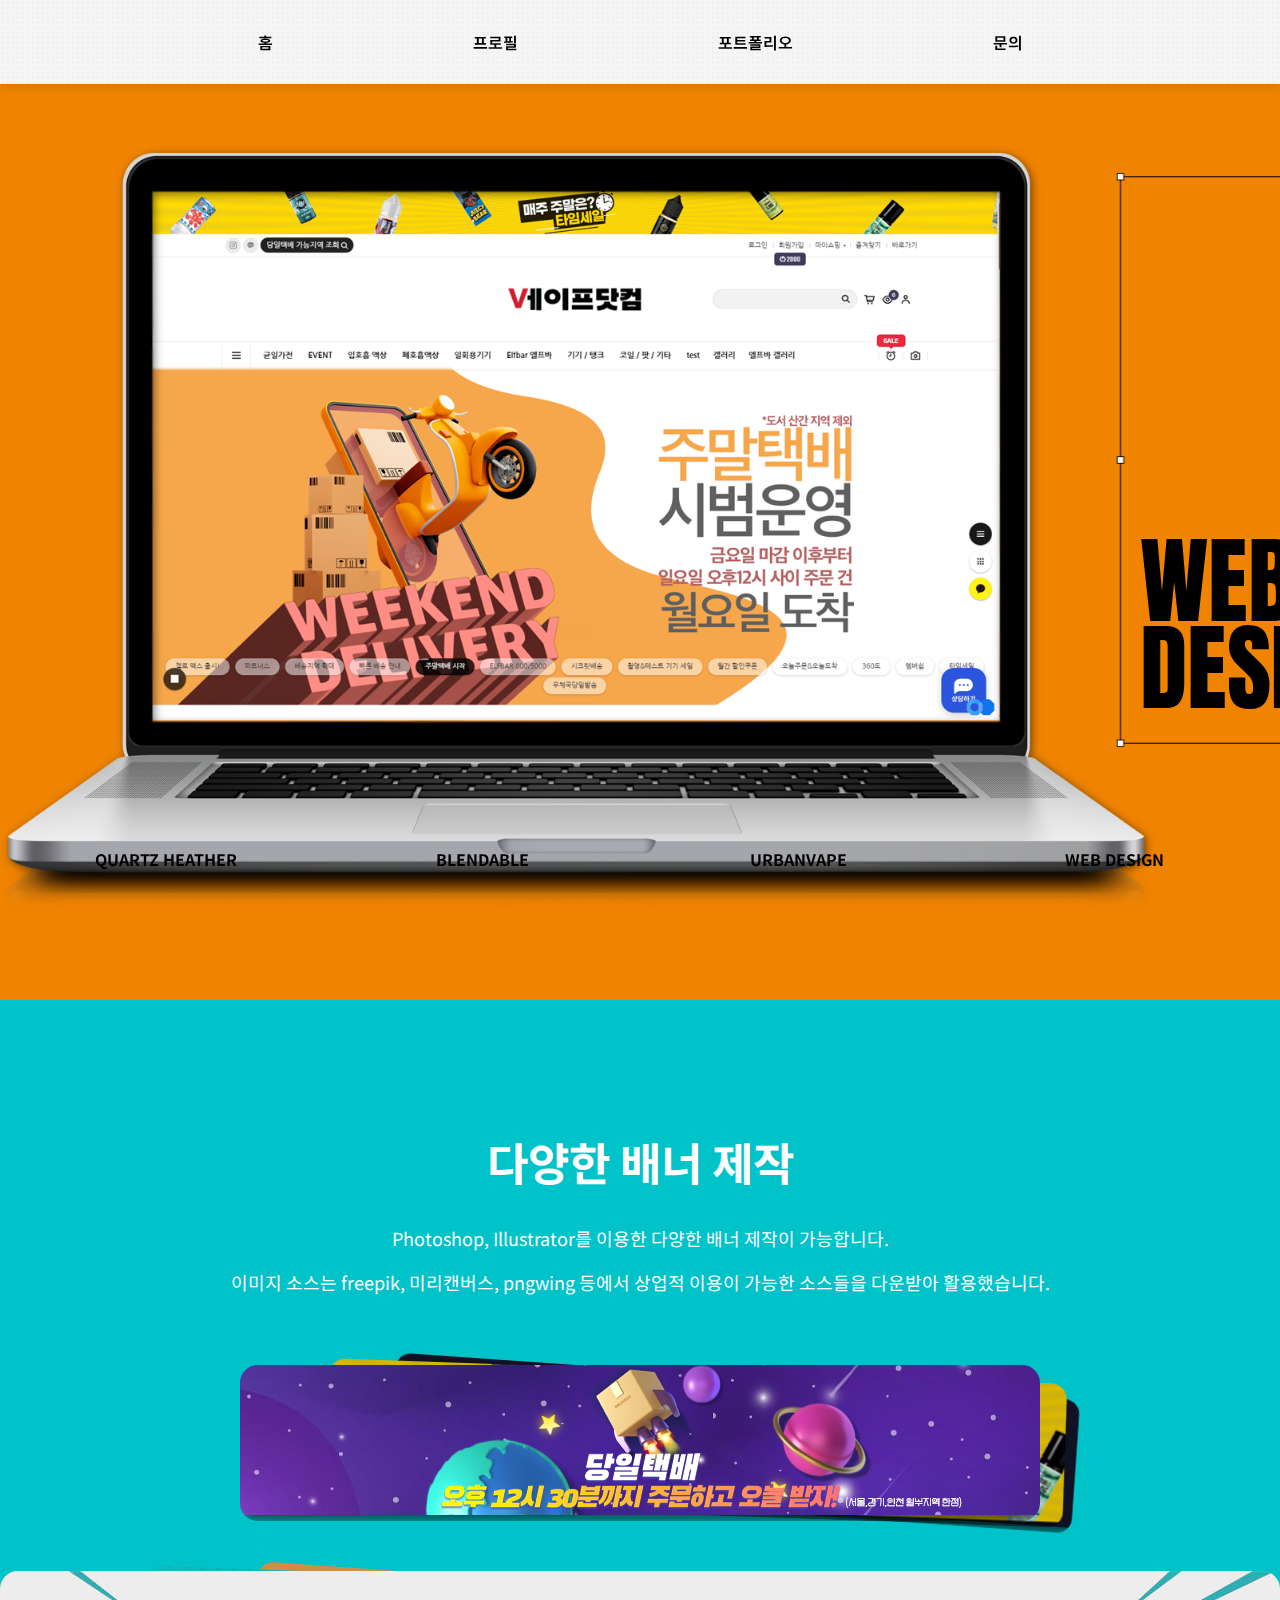
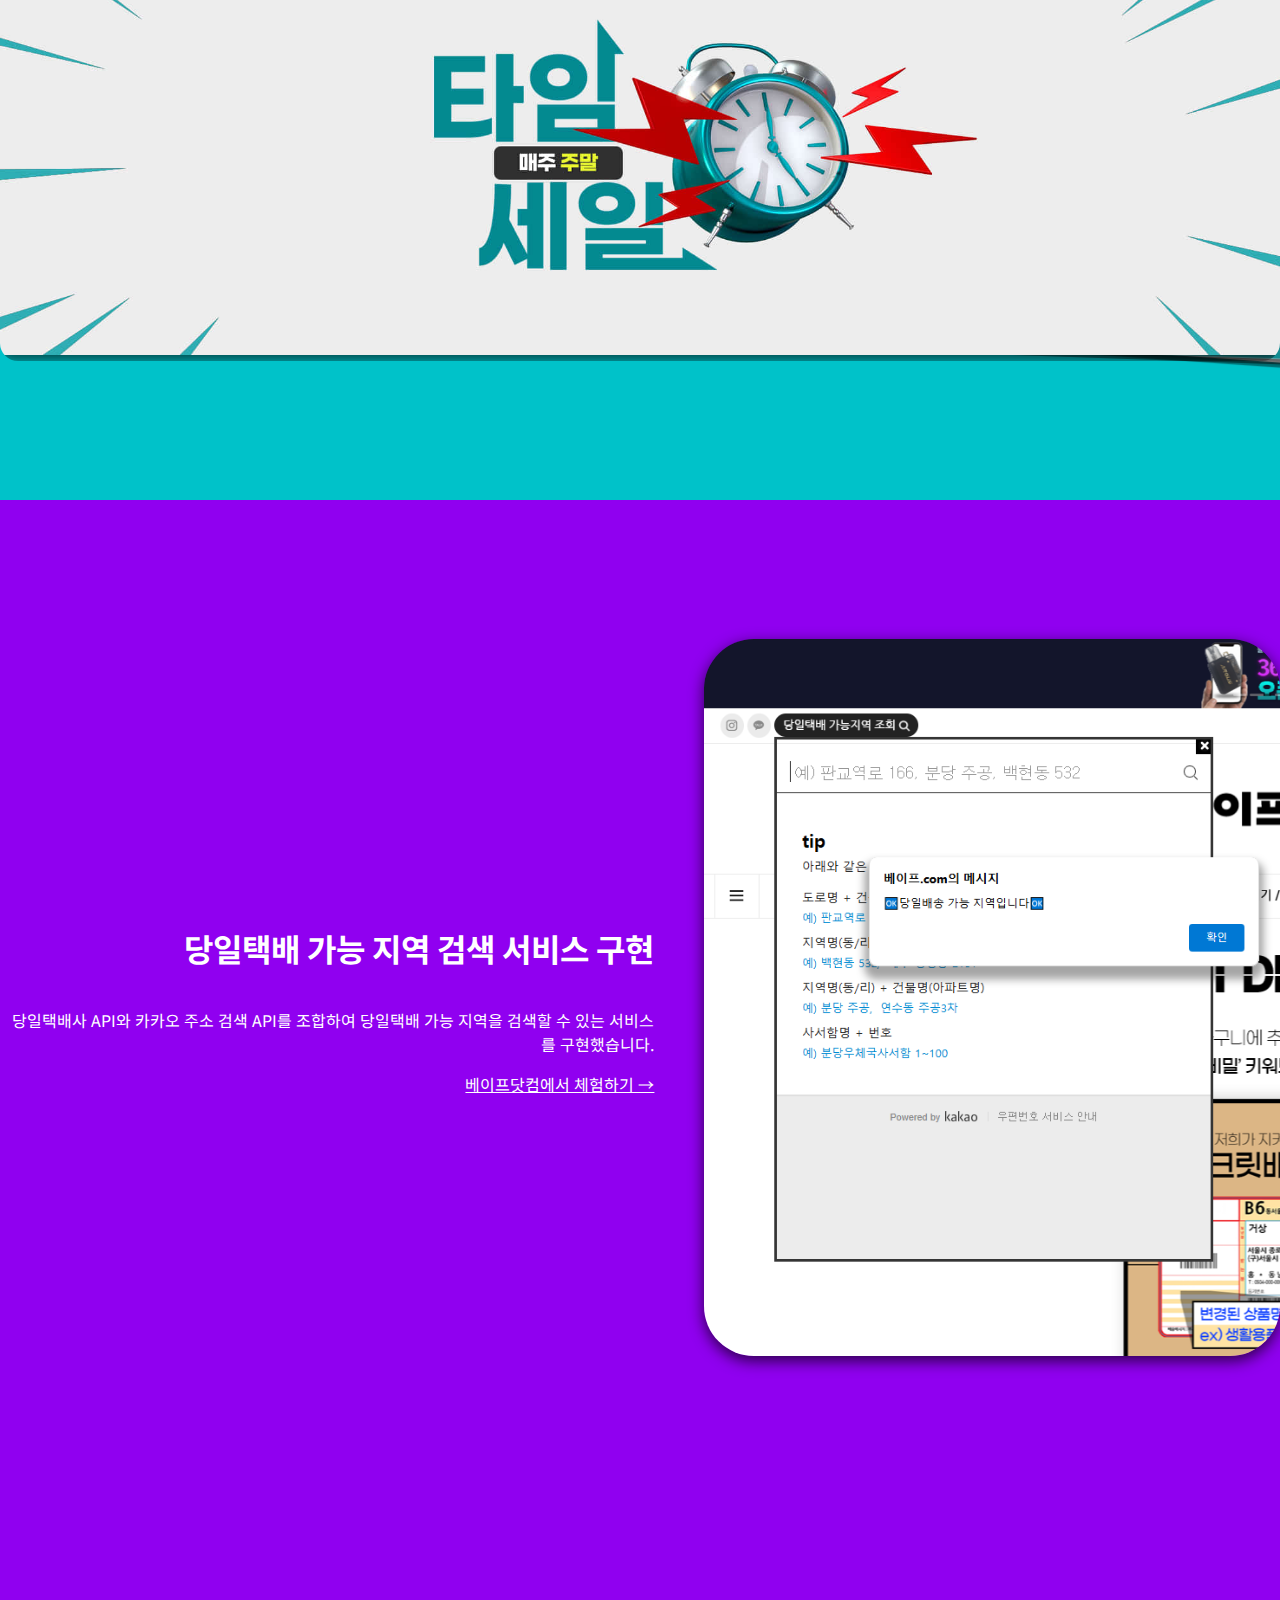
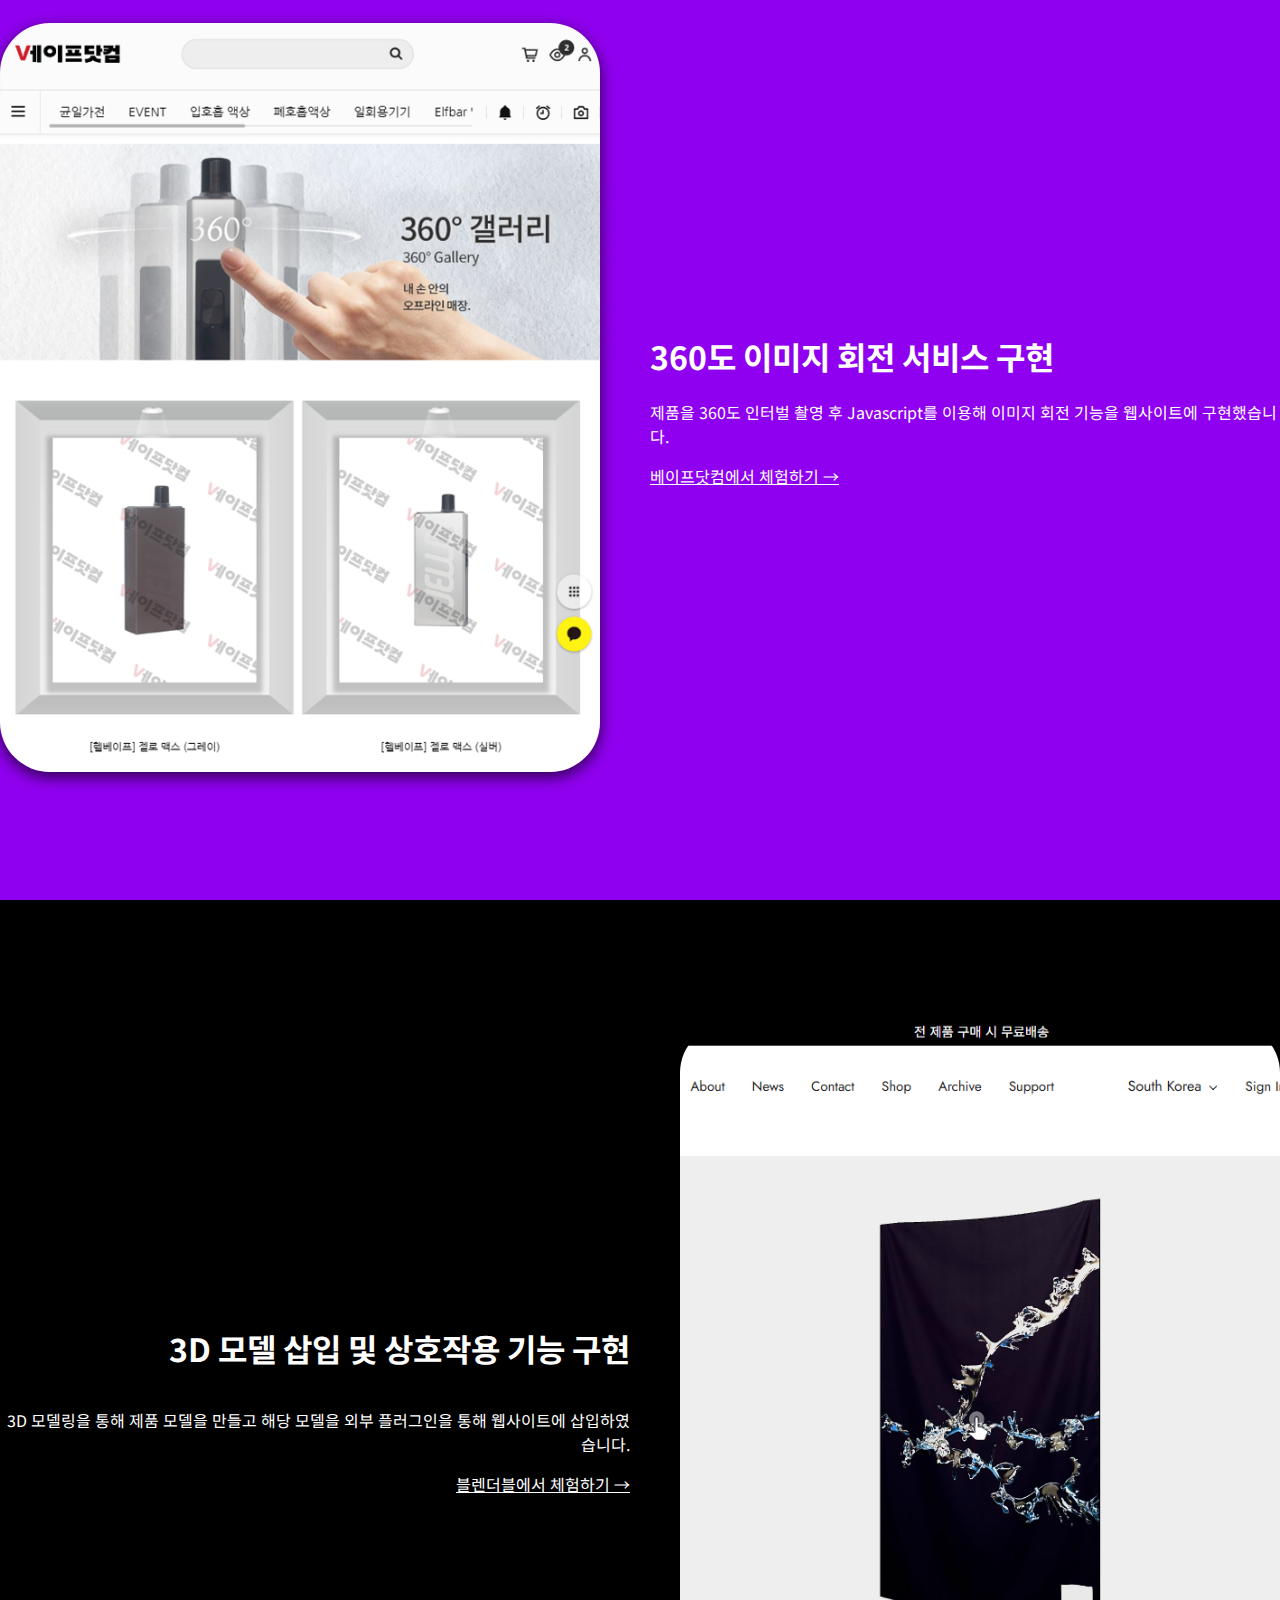
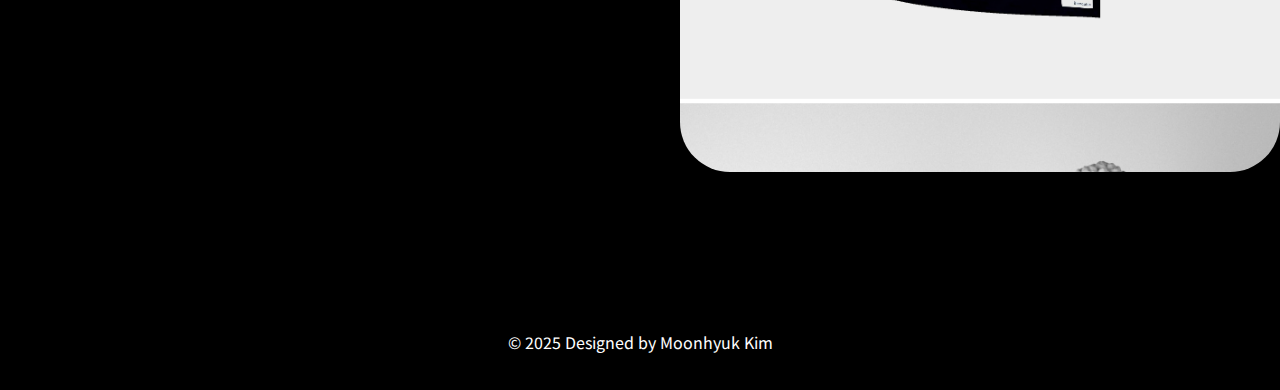
<file: pages/portfolio/webdesign.html>
<!DOCTYPE html>
<html lang="en">

<head>
    <meta charset="UTF-8" />
    <meta name="viewport" content="width=device-width, initial-scale=1.0" />
    <title>어반베이프 | 포트폴리오</title>

    <!-- (1) 메인 CSS : profile.css -->
    <link rel="stylesheet" href="../../css/styles.css" />
    <link rel="stylesheet" href="../../css/webdesign.css" />
    <!-- (3) JS 파일 (profile.js, main.js) - defer 로딩 -->
    <script defer src="../../js/main.js"></script>
    <script defer src="../../js/portfolio.js"></script>
    <link href="https://fonts.googleapis.com/css2?family=Anton&family=Noto+Sans+KR:wght@100..900&display=swap"
        rel="stylesheet">
    <link rel="stylesheet" href="https://cdn.jsdelivr.net/npm/swiper@11/swiper-bundle.min.css" />
    <!-- Swiper JS -->
    <script src="https://cdn.jsdelivr.net/npm/swiper@11/swiper-bundle.min.js"></script>

</head>

<body class="light-theme">
    <header class="hero">
        <!--<canvas id="animated-bg"></canvas>-->
        <nav class="navbar-pc">
            <ul class="primary-menu">
                <li><a href="../../index.html">홈</a></li>
                <li><a href="../../index.html#section1">프로필</a></li>
                <li class="has-subnav">
                    <a href="#">포트폴리오</a>
                    <ul class="subnav">
                        <li><a href="quartzheather.html" class="active">쿼츠헤더</a></li>
                        <li><a href="blendable.html">블렌더블</a></li>
                        <li><a href="urbanvape.html">어반베이프</a></li>
                        <li><a href="webdesign.html">웹디자인</a></li>
                    </ul>
                </li>
                <li><a href="../../index.html#section2">문의</a></li>
            </ul>
        </nav>
        <nav class="mobile-navbar">
            <!-- 햄버거 버튼 (왼쪽) -->
            <button class="hamburger-button" id="hamburgerBtn">
                <!-- Heroicons Bars 3 (Outline) 아이콘 인라인 예시 -->
                <svg xmlns="http://www.w3.org/2000/svg" fill="none" viewBox="0 0 24 24" stroke-width="1.5"
                    stroke="currentColor" width="24" height="24">
                    <path stroke-linecap="round" stroke-linejoin="round"
                        d="M3.75 5.25h16.5m-16.5 6h16.5m-16.5 6h16.5" />
                </svg>
            </button>

            <!-- 홈 버튼 (오른쪽) -->
            <a class="mobile-home-button" href="index.html">
                <!-- Heroicons Home (Outline) 아이콘 인라인 예시 -->
                <svg xmlns="http://www.w3.org/2000/svg" fill="none" viewBox="0 0 24 24" stroke-width="1.5"
                    stroke="currentColor" width="24" height="24">
                    <path stroke-linecap="round" stroke-linejoin="round" d="M2.25 12l8.954-8.954c.58-.58 
                     1.518-.58 2.098 0L22.25 12M4.5 
                     10.5v9.75a.75.75 0 00.75.75h4.5a.75.75 
                     0 00.75-.75v-6h3v6a.75.75 
                     0 00.75.75h4.5a.75.75 
                     0 00.75-.75V10.5" />
                </svg>
            </a>
        </nav>

        <!-- 
            2) 배경 딤(dark overlay) 
               메뉴 열릴 때 함께 활성화
          -->
        <div class="dim-overlay" id="dimOverlay"></div>

        <!--
            3) 모바일 메뉴(슬라이드 아웃)
          -->
        <div class="mobile-menu-overlay" id="mobileMenu">
            <ul class="mobile-menu-list">
                <li><a href="../../index.html">홈</a></li>
                <li><a href="../../index.html#section1">프로필</a></li>
                <li class="has-subnav">
                    <a href="#">포트폴리오</a>
                    <ul class="subnav">
                        <li><a href="quartzheather.html">쿼츠헤더</a></li>
                        <li><a href="blendable.html">블렌더블</a></li>
                        <li><a href="urbanvape.html">어반베이프</a></li>
                        <li><a href="webdesign.html">웹디자인</a></li>
                    </ul>
                </li>
                <li><a href="../../index.html#section2">문의</a></li>
            </ul>
        </div>
    </header>
    <section class="main-section">
        <div class="main reveal">
            <div class="main-image">
                <img class="main-page" src="../../assets/images/webdesign/vapedotcom-monitor.png" alt="urbanvape" />
                <img class="main-page" src="../../assets/images/webdesign/blendable-monitor.png" alt="urbanvape" />
                <img class="main-page" src="../../assets/images/webdesign/pocketvape-monitor.png" alt="urbanvape" />
                <img class="main-monitor" src="../../assets/images/webdesign/monitor.png" alt="urbanvape" />
            </div>
            <div>
                <img class="main-title onlypc" src="../../assets/images/webdesign/selection-box2.png" alt="urbanvape" />
                <img class="main-title mobile-br" src="../../assets/images/webdesign/selection-box-mo.png"
                    alt="urbanvape" />
                <h1 class="main-h1 reveal-letters">Web<br>Design</h1>
            </div>
        </div>
    </section>
    <section class="detail-second">
        <div class="align-center">
            <div class="detail-title">
                <h1>다양한 배너 제작</h1>
                <p>Photoshop, Illustrator를 이용한 다양한 배너 제작이 가능합니다.</p>
                <p>이미지 소스는 freepik, 미리캔버스, pngwing 등에서 상업적 이용이 가능한 소스들을 다운받아 활용했습니다.</p>
            </div>
            <div class="swiper mySwiper">
                <div class="swiper-wrapper">
                    <div class="swiper-slide"><img class="topbanner" src="../../assets/images/webdesign/quickmo2.png"
                            alt="urbanvape" /></div>
                    <div class="swiper-slide"><img class="topbanner"
                            src="../../assets/images/webdesign/toptimesale-mo.png" alt="urbanvape" /></div>
                    <div class="swiper-slide"><img class="topbanner" src="../../assets/images/webdesign/top360-mo.png"
                            alt="urbanvape" /></div>
                </div>
            </div>
            <div class="swiper2 mySwiper">
                <div class="swiper-wrapper">
                    <div class="swiper-slide"><img class="banner" src="../../assets/images/webdesign/timesale-pc.png"
                            alt="urbanvape" /></div>
                    <div class="swiper-slide"><img class="banner" src="../../assets/images/webdesign/shooting_pc.png"
                            alt="urbanvape" /></div>
                    <div class="swiper-slide"><img class="banner" src="../../assets/images/webdesign/weekend-pc2.png"
                            alt="urbanvape" /></div>
                </div>
            </div>
        </div>
    </section>
    <section class="detail-third">
        <div class="detail-flex">
            <div class="flex-row">
                <div class="first-flex">
                    <h1 class="first-h1">당일택배 가능 지역 검색 서비스 구현</h1>
                    <p class="first-h1">당일택배사 API와 카카오 주소 검색 API를 조합하여 당일택배 가능 지역을 검색할 수 있는 서비스를 구현했습니다.</p>
                    <a href="https://xn--9k3b21rv1k.com/" class="first-h1" target="_blank" rel="noopener noreferrer">베이프닷컴에서 체험하기 →</a>
                </div>
                <div class="flex-img">
                    <img src="../../assets/images/webdesign/detail1.png" alt="urbanvape" />
                </div>
            </div>
            <div class="flex-row">
                <div class="flex-img">
                    <img src="../../assets/images/webdesign/detail2.png" alt="urbanvape" />
                </div>
                <div class="second-flex">
                    <h1 class="first-h1">360도 이미지 회전 서비스 구현</h1>
                    <p class="first-h1">제품을 360도 인터벌 촬영 후 Javascript를 이용해 이미지 회전 기능을 웹사이트에 구현했습니다.</p>
                    <a href="https://xn--9k3b21rv1k.com/gallery/index.html" target="_blank" rel="noopener noreferrer" class="first-h1">베이프닷컴에서 체험하기 →</a>
                </div>
            </div>
        </div>
    </section>
    <section class="detail-first">
        <div class="detail-flex">
        <div class="flex-row">
            <div class="first-flex">
                <h1 class="first-h1">3D 모델 삽입 및 상호작용 기능 구현</h1>
                <p class="first-h1">3D 모델링을 통해 제품 모델을 만들고 해당 모델을 외부 플러그인을 통해 웹사이트에 삽입하였습니다.</p>
                <a href="https://nochic.cafe24.com/" class="first-h1" target="_blank" rel="noopener noreferrer">블렌더블에서 체험하기 →</a>
            </div>
            <div class="flex-img">
                <img src="../../assets/images/webdesign/detai3.png" alt="urbanvape" />
            </div>
        </div>
    </div>
    </section>
    <section class="fixed onlypc">
        <div class="projects">
            <div class="projects-name">
                <div class="portfolio-item">
                    <a href="quartzheather.html"><img src="../../assets/images/quartzheather/main.png" alt="Project 1"></a>
                    <div class="overlay">
                        <h3>쿼츠헤더</h3>
                    </div>
                </div>
                <a class="project-text" href="quartzheather.html">Quartz Heather</a>
            </div>
            <div class="projects-name">
                <div class="portfolio-item">
                    <a href="blendable.html"><img src="../../assets/images/blendable/main.png" alt="Project 2"></a>
                    <div class="overlay">
                        <h3>블렌더블</h3>
                    </div>
                </div>
                <a class="project-text" href="blendable.html">Blendable</a>
            </div>
            <div class="projects-name">
                <div class="portfolio-item">
                    <a href="urbanvape.html"><img src="../../assets/images/urbanvape/main.png" alt="Project 2"></a>
                    <div class="overlay">
                        <h3>어반베이프</h3>
                    </div>
                </div>
                <a class="project-text" href="urbanvape.html">Urbanvape</a>
            </div>
            <div class="projects-name">
                <div class="portfolio-item">
                    <a href="webdesign.html"><img src="../../assets/images/webdesign/main.png" alt="Project 2"></a>
                    <div class="overlay">
                        <h3>웹디자인</h3>
                    </div>
                </div>
                <a class="project-text" href="webdesign.html">Web Design</a>
            </div>
        </div>
    </section>
    <footer>
        <p>&copy; 2025 Designed by Moonhyuk Kim</p>
    </footer>
</body>

</html>
</file>
<file: css/profile.css>
/* 기본 스타일 */
body {
  font-family: "Noto Sans KR", sans-serif;
  margin: 0;
  padding: 0;
  background-color: #f5f5f5;
  background-image: radial-gradient(rgba(0,0,0,0.03) 1px, transparent 1px);
  background-size: 5px 5px; /* 점 크기 조정 */
  color: #333;
  overflow-x: hidden;
  display: flex;
  flex-direction: column;
  position: relative;
}

/* 전체 배경을 위한 캔버스 설정 */
#animated-bg {
  position: fixed;
  top: 0;
  left: 0;
  width: 100%;
  height: 100%;
  z-index: -1;
  pointer-events: none;
}

/* (A) 초기 상태: 살짝 아래로 내려가 있고 불투명도 0 */
.reveal {
  opacity: 0;
  transform: translateY(50px);
  transition: opacity 0.6s ease, transform 0.6s ease;
}

/* (B) show 클래스가 붙으면 완전 보이도록 */
.reveal.show {
  opacity: 1;
  transform: translateY(0);
}
.reveal-left {
  opacity: 0;
  transform: translateX(-50px);
  transition: opacity 0.8s ease, transform 0.8s ease;
}
.reveal-left.show {
  opacity: 1;
  transform: translateX(0);
}

.reveal-right {
  opacity: 0;
  transform: translateX(50px);
  transition: opacity 0.8s ease, transform 0.8s ease;
}
.reveal-right.show {
  opacity: 1;
  transform: translateX(0);
}
.reveal-letters span {
  display: inline-block;
  opacity: 0;
  transform: translateY(20px);
  transition: opacity 0.3s ease, transform 0.3s ease;
}

.reveal-letters.show span {
  opacity: 1;
  transform: translateY(0);
}

.hero-title {
  text-align: center;
  padding-top: 140px;
  margin-bottom: -50px;
  margin-right: 0%;
}

.hero-title h1 {
  font-family: 'Anton', sans-serif;
  font-size: 5rem;         /* 글자 크기 크게 */
  font-weight: 400;        /* Bebas Neue는 보통 한 가지 웨이트이므로 400~700 중 적절히 조정 */
  letter-spacing: 0em;     /* 글자 간격을 거의 붙여 좁아 보이게 */
  line-height: 0.9;        /* 세로 간격도 축소 */
  color: #000;
  text-transform: uppercase;
}
/* 헤더 스타일 */
.hero-content {
  position: relative;
  display: flex;
  flex-direction: row;
  justify-content: center;
  align-items: center;
  text-align: center;
  overflow: hidden;
  width: 100vw;
  padding-bottom: 80px;
}
.thin {
  font-weight: 300;
}
.hero-right {
  text-align: left;
}
.hero-right h1{
  font-size: 3rem;         /* 글자 크기 크게 */
  font-weight: 400;        /* Bebas Neue는 보통 한 가지 웨이트이므로 400~700 중 적절히 조정 */
  letter-spacing: 0em;     /* 글자 간격을 거의 붙여 좁아 보이게 */
  line-height: 1.2;        /* 세로 간격도 축소 */
  color: #000;
  text-transform: uppercase;
}

.hero-left img{
  width: 300px;
  height: 100%;
  object-fit: cover;
  /* 가로세로 비율 맞춰 잘림 */
  display: block;
}

/* 헤더 스타일 */
.profile-content {
 display: flex;
  flex-direction: row;
  justify-content: center;
  align-items: center;
  text-align: center;
  overflow: hidden;
  width: 100%;
  padding-top: 10px;
  gap:100px;
}
.profile-middle {
  align-items: center;
  justify-content: center;
  text-align: center;
}
.thin {
  font-weight: 300;
}
.profile-right {
  position: relative;
  text-align: left;

}
.profile-right img{
  width: 300px;
  height: 100%;
  object-fit: cover;
  /* 가로세로 비율 맞춰 잘림 */
  display: block;
}
.profile-left {
  position: relative;
  text-align: right;
}
.profile-left h1 {
  font-family: 'Anton', sans-serif;
  font-size: 5rem;         /* 글자 크기 크게 */
  font-weight: 400;        /* Bebas Neue는 보통 한 가지 웨이트이므로 400~700 중 적절히 조정 */
  letter-spacing: 0em;     /* 글자 간격을 거의 붙여 좁아 보이게 */
  line-height: 0.9;        /* 세로 간격도 축소 */
  color: #000;
  text-transform: uppercase;
}

.profile-right h1 {
  font-family: 'Anton', sans-serif;
  font-size: 5rem;         /* 글자 크기 크게 */
  font-weight: 400;        /* Bebas Neue는 보통 한 가지 웨이트이므로 400~700 중 적절히 조정 */
  letter-spacing: 0em;     /* 글자 간격을 거의 붙여 좁아 보이게 */
  line-height: 0.9;        /* 세로 간격도 축소 */
  color: #000;
  text-transform: uppercase;
}

.introduce-right {
  text-align: right;
  margin-right: 15%;
}

.introduce-left {
  text-align: left;
  margin-left: 15%;
}
.introduce-right h1 {
  font-family: 'Anton', sans-serif;
  font-size: 5rem;         /* 글자 크기 크게 */
  font-weight: 400;        /* Bebas Neue는 보통 한 가지 웨이트이므로 400~700 중 적절히 조정 */
  letter-spacing: 0em;     /* 글자 간격을 거의 붙여 좁아 보이게 */
  line-height: 0.9;        /* 세로 간격도 축소 */
  color: #000;
  text-transform: uppercase;

}
.introduce-left h1 {
  font-family: 'Anton', sans-serif;
  font-size: 5rem;         /* 글자 크기 크게 */
  font-weight: 400;        /* Bebas Neue는 보통 한 가지 웨이트이므로 400~700 중 적절히 조정 */
  letter-spacing: 0em;     /* 글자 간격을 거의 붙여 좁아 보이게 */
  line-height: 0.9;        /* 세로 간격도 축소 */
  color: #000;
  text-transform: uppercase;
}

/*************************************
  (A) 타임라인 컨테이너 기본 설정
*************************************/
.career-timeline {
  position: relative;
  width: 100%;
  /* 전체 너비 조정 */
  max-width: 1500px;
  margin: 50px auto;
  padding: 20px 0;
}

.career-timeline::after {
  content: "";
  display: block;
  clear: both;
}

.career-timeline h2 {
  margin-bottom: 3rem;
  font-size: 2.2rem;
  color: #333;
}

.career-title {
  align-items: center;
  justify-content: center;
  text-align: center;
}

/*************************************
    (B) 중앙 세로선
       - 기본 height: 100%; 
         대신 "scaleY(0)"로 감추었다가
         .active 시 "scaleY(1)"로 늘림.
  *************************************/
/* 초기 상태: 보이지 않도록 설정 */
/* (1) 초기 상태: 위에서 아래로 길어질 준비 */
.timeline-line {
  position: absolute;
  left: 50%;
  width: 4px;
  background: #333;
  top: 0;
  bottom: 0;
  transform: translateX(-50%) scaleY(0);
  transform-origin: top;
  /* 🔥 중앙이 아니라 '위'에서 아래로 커지도록 설정 */
  transition: transform 1.6s ease-in-out;
}

.timeline-item::before {
  content: "";
  position: absolute;
  /* 세로 위치는 .timeline-content의 중앙쯤 혹은 윗부분에 맞출 수도 있음 */
  top: 10px;
  /* 예시: 타임라인 아이템 상단에서 20px 아래 */
  left: 50%;
  /* 중앙선이 left: 50% 위치임 */
  transform: translateX(-50%);

  /* 원(점) 크기, 색상 */
  width: 16px;
  height: 16px;
  background: #333;
  /* 원 색상 */
  border-radius: 50%;
  z-index: 2;
  /* 내용물보다 위에 보여주려면 조정 */

  /* 원하는 경우 테두리나 박스셰도 추가 */
  box-shadow: 0 0 0 3px #fff;
  /* 바깥쪽에 흰색 테두리 */
}

/* (2) 스크롤 감지 후, 아래로 길어짐 */
.career-timeline.active .timeline-line {
  transform: translateX(-50%) scaleY(1);
}

/*************************************
    (C) 아이템 (좌/우 교차 배치)
       - 처음엔 opacity 0 / 아래로 이동
         -> .show 붙으면  나타나는 애니메이션
  *************************************/
/* 타임라인 항목 */
.timeline-item {
  display: flex;
  align-items: center;
  width: 100%;
  margin: 20px 0;
  opacity: 0;
  transform: translateY(50px);
  border-radius: 50%;
  transition: opacity 0.8s ease, transform 0.8s ease;
}

.timeline-item.right {
  float: right;
  text-align: left;
}

/* 아이템 보이기 (Intersection Observer로 .show 붙음) */
.timeline-item.show {
  opacity: 1;
  transform: translateY(0);
}

/*************************************
    (D) 아이템 내용 박스
  *************************************/
/* 공통 타임라인 콘텐츠 스타일 */
.timeline-content {
  background-color: #f9f9f9;
  background-image: radial-gradient(rgba(0,0,0,0.03) 1px, transparent 1px);
  background-size: 5px 5px; /* 점 크기 조정 */
  /* 살짝 반투명 흰색 */
  backdrop-filter: blur(5px);
  padding: 15px;
  border-radius: 8px;
  box-shadow: 2px 2px 10px rgba(0, 0, 0, 0.1);
  width: 45%;
  transition: background 0.3s;
}

.timeline-content h3 {
  margin-top: 0;
  margin-bottom: 0.5rem;
  color: #333;
  font-size: 1.4rem;
}

/*************************************
    (E) 중앙선과 연결되는 ‘점(dot)’
  *************************************/
/* 왼쪽 항목 (중앙선에 붙이기) */
.timeline-item.left {
  justify-content: flex-start;
  text-align: right;
}

/* 오른쪽 항목 (중앙선에 붙이기) */
.timeline-item.right {
  justify-content: flex-end;
  text-align: left;
}

/* === 타임라인 이미지 추가 스타일 === */
.timeline-img-wrapper {
  width: 200px;
  height: 200px;
  margin: 0 auto 1rem;
  /* 중앙 정렬을 위해 margin: 0 auto */
  border-radius: 50%;
  overflow: hidden;
  /*border: 4px solid black;*/
  box-shadow: 0 2px 8px rgba(0, 0, 0, 0.15);
}

.timeline-img-wrapper img {
  width: 100%;
  height: 100%;
  object-fit: cover;
  /* 가로세로 비율 맞춰 잘림 */
  display: block;
}

/* === .show 상태에서 이미지에 슬쩍 올라오는 모션이나 스케일 애니메이션 주기 예시 === */
.timeline-item.show .timeline-img-wrapper {
  animation: popIn 0.8s ease forwards;
  /* popIn은 아래 @keyframes에서 정의할 예정 */
}

/* === 박스(컨텐츠) 자체에도 hover 시 살짝 효과 === */
.timeline-item .timeline-content {
  transition: transform 0.3s ease, box-shadow 0.3s ease;
}

.timeline-item .timeline-content:hover {
  transform: translateY(-5px);
  box-shadow: 0 6px 15px rgba(0, 0, 0, 0.15);
}

/* === 팝인 애니메이션 keyframes 예시 === */
@keyframes popIn {
  0% {
    transform: scale(0.8);
    opacity: 0.5;
  }

  100% {
    transform: scale(1);
    opacity: 1;
  }
}

/*************************************
    (F) 반응형 (간단 예시)
  *************************************/
@media (max-width: 768px) {
  .timeline-item {
    width: 100%;
    float: none;
    text-align: center !important;
  }

  .timeline-item.left::before,
  .timeline-item.right::before {
    left: 50%;
    transform: translateX(-50%);
    right: auto;
  }

  .timeline-content {
    text-align: center;
  }
}
</file>
<file: css/styles.css>
html {
  scroll-behavior: smooth;

}
* {
  -webkit-tap-highlight-color: transparent;
  touch-action: manipulation;
}

section {
  overflow: hidden;
}
/* 기본 스타일 */
.light-theme {
  font-family: "Noto Sans KR", sans-serif;
  margin: 0;
  padding: 0;
  background-color: #f5f5f5;
  background-image: radial-gradient(rgba(0, 0, 0, 0.03) 1px, transparent 1px);
  background-size: 5px 5px;
  /* 점 크기 조정 */
  color: #333;
  overflow-x: hidden;
  display: flex;
  flex-direction: column;
  position: relative;
}
* {
  box-sizing: border-box;
}

.dim-overlay {
  display:none;
}
.mobile-menu-overlay {
  display:none;
}
.background-brown {
  background-color: #959d85;
  background: linear-gradient(rgba(0, 0, 0, 0.05), rgba(0, 0, 0, 0.05)),
    url("https://www.transparenttextures.com/patterns/asfalt-dark.png");
  background-blend-mode: multiply;
}

.background-khaki {
  background-color: #959d85;
  background: linear-gradient(rgba(149, 157, 133, 1), rgba(149, 157, 133, 1)),
    url("https://www.transparenttextures.com/patterns/concrete-wall-2.png");
  background-blend-mode: multiply;
}

.background-lightkhaki {
  padding-bottom: 250px;
  background-color: #959d85;
  background: linear-gradient(rgb(230, 230, 230), rgb(250, 250, 250)),
    url("https://www.transparenttextures.com/patterns/asfalt-dark.png");
  background-blend-mode: multiply;
}

/* (A) 초기 상태: 살짝 아래로 내려가 있고 불투명도 0 */
.reveal {
  opacity: 0;
  transform: translateY(50px);
  transition: opacity 0.6s ease, transform 0.6s ease;
}

/* (B) show 클래스가 붙으면 완전 보이도록 */
.reveal.show {
  opacity: 1;
  transform: translateY(0);
}

.reveal-letters span {
  display: inline-block;
  opacity: 0;
  transform: translateY(20px);
  transition: opacity 0.3s ease, transform 0.3s ease;
}

.reveal-letters.show span {
  opacity: 1;
  transform: translateY(0);
}


.reveal-left {
  opacity: 0;
  transform: translateX(-50px);
  transition: opacity 0.8s ease, transform 0.8s ease;
}

.reveal-left.show {
  opacity: 1;
  transform: translateX(0);
}

.reveal-right {
  opacity: 0;
  transform: translateX(50px);
  transition: opacity 0.8s ease, transform 0.8s ease;
}

.reveal-right.show {
  opacity: 1;
  transform: translateX(0);
}

/* 헤더 스타일 */
.hero {
  position: relative;
  display: flex;
  flex-direction: column;
  justify-content: center;
  align-items: center;
  text-align: center;
  overflow: hidden;
  width: 100%;

}

.mobile-navbar {
  display:none;
}
/* 전체 네비게이션 바 스타일 */
.navbar-pc {
  position: fixed;
  top: 0;
  left: 0;
  width: 100%;
  display: flex;
  justify-content: center;
  align-items: center;
  padding: 15px 0px;
  background-color: #f5f5f5;
  background-image: radial-gradient(rgba(0, 0, 0, 0.03) 1px, transparent 1px);
  background-size: 5px 5px;
  /* 점 크기 조정 */
  backdrop-filter: blur(10px);
  box-shadow: 0 4px 10px rgba(0, 0, 0, 0.1);
  transition: background 0.3s ease;
  z-index: 1000;
}


/* 기본 메뉴 (1차 메뉴) */
.primary-menu {
  list-style: none;
  display: flex;
  gap: 200px;
  margin: 0;
  padding: 0;
}

.primary-menu>li {
  position: relative;
  /* 자식(서브메뉴) 배치를 위해 */
}

.primary-menu a {
  font-family: "Noto Sans KR", sans-serif;
  font-optical-sizing: auto;
  text-decoration: none;
  color: #000;
  font-weight: 600;
  padding: 15px 0;
  display: inline-block;
  /* 클릭 영역을 확보하기 위해 */
}

/* --- 서브메뉴 (2차 메뉴) --- */
.subnav {
  /* 기본적으로 접힌 상태 */
  max-height: 0;
  /* 높이를 0으로 */
  opacity: 0;
  /* 투명도 0 */
  overflow: hidden;
  /* 넘치는 부분 숨김 */
  transition: max-height 0.5s ease, opacity 0.3s ease;
  list-style: none;
  margin: 0;
  padding: 0;

  /* 서브 메뉴를 수직 나열할지, 가로나 열 형태로 할지 결정 */
  display: flex;
  flex-direction: column;

  /* 만약 “같은 박스”를 확장만 하고 배경은 그대로 두려면
     background: none; 으로 두면 됩니다.
     하지만 약간 구분을 주고 싶다면 색상 지정 가능. */
  background: none;
}

/* 서브메뉴 항목 스타일 */
.subnav li a {
  padding: 10px 0;
  font-weight: 700;
  color: #555;
  /* 수직 정렬 시 구분선 등 줄 수도 있음
  border-top: 1px solid #eee; */
}

/* --- 트리거 : 마우스 올리면 서브메뉴 펼치기 --- */
.has-subnav:hover .subnav {
  max-height: 500px;
  /* 서브메뉴 전체 높이보다 충분히 큰 값 */
  opacity: 1;
}

/* 히어로 컨텐츠 */
.hero-wrapper {
  position: relative;
  width: 100%;
  display: flex;
  justify-content: center;
  /* 이미지 가로 중앙 정렬 */

}

.hero-content {
  position: relative;
  right: -150px;
  top: -50px;

}

.hero-container {
  z-index: 2;
  position: relative;
  color: #222;
  text-align: center;
  display: flex;
  flex-direction: column;
  align-items: center;
  padding-top: 230px;
  /* 추가된 공간 */
  padding-bottom: 300px;
}

.hero-content img {
  width: 400px;
  height: 500px;
  object-fit: cover;
}

.letters-right {
  position: absolute;
  top: 80px;
  text-align: left;
  left: 100%;
  /* 이미지 오른쪽에 배치 */
  transform: translateY(-50%);
  /* 세로 중앙 정렬 */
  white-space: nowrap;
  /* 텍스트 줄바꿈 방지 */
  margin-left: 20px;
  /* 이미지와 텍스트 사이 여백 */
  font-size: 16px;
}

.letters-row {
  display: flex;
  align-items: center;
  /* 세로 중앙 정렬 */
  gap: 10px;
  /* 요소 간 간격 */
}

.letters-row p {
  margin: 0;
  /* 기본 마진 제거 */
  display: flex;
  /* 텍스트가 중앙 정렬되도록 설정 */
  align-items: center;
}

.cta-link {
  margin-top: 40px;
  text-decoration: underline;
  color: #000;
  /* 원하는 색상으로 변경 가능 */
  font-weight: bold;
  font-size: 20px;
  display: inline-flex;
  align-items: center;
  gap: 5px;
  /* 화살표와 텍스트 간격 */
}

.cta-link:hover {
  color: #555;
  /* 호버 시 색상 변경 */
}

.absolute-image {
  position: absolute;
  /* 부모(.image-container)를 기준으로 위치 설정 */
  right: 300px;
  top: 100px;
}

.letter-absolute {
  position: absolute;
  /* 부모(.image-container)를 기준으로 위치 설정 */
}

.hero-container h1 {
  font-family: 'Anton', sans-serif;
  font-size: 8rem;
  /* 글자 크기 크게 */
  font-weight: 400;
  /* Bebas Neue는 보통 한 가지 웨이트이므로 400~700 중 적절히 조정 */
  letter-spacing: 0em;
  /* 글자 간격을 거의 붙여 좁아 보이게 */
  line-height: 0.9;
  /* 세로 간격도 축소 */
  color: #000;
  text-transform: uppercase;
}

.hero-container h2 {
  font-size: 2rem;
  margin-bottom: 10px;
  font-weight: 500;
}

.hero-container p {
  font-size: 1.2rem;
  margin-bottom: 40px;
}


/* 포트폴리오 섹션 */
.portfolio-section {
  text-align: center;
  padding: 15px 0px 150px;
  /* 상단 패딩 추가로 간격 확보 */
  position: relative;
  z-index: 1;
  width: 100%;
}

.portfolio-section h2 {
  padding-bottom: 20px;
}

.portfolio-grid {
  display: flex;
  justify-content: center;
  gap: 20px;
  flex-wrap: wrap;
}

.portfolio-item {
  position: relative;
  width: 300px;
  height: 200px;
  overflow: hidden;
  border-radius: 10px;
  opacity: 0;
  transition: opacity 0.3s ease-in-out, transform 0.3s ease;
  box-shadow: 0 5px 15px rgba(0, 0, 0, 0.2);
  visibility: hidden;
}

.portfolio-item h3 {
  font-size: 16px;
  font-weight: 700;
}

.portfolio-item img {
  width: 100%;
  height: 100%;
  object-fit: cover;
  transition: transform 0.3s ease;
}

.portfolio-item:hover {
  transform: scale(1.05);
}

.overlay {
  position: absolute;
  bottom: 0;
  left: 0;
  width: 100%;
  background: rgba(0, 0, 0, 0.5);
  color: white;
  padding: 0px;
  text-align: center;
  opacity: 0;
  transition: opacity 0.3s ease;
}

.portfolio-item:hover .overlay {
  opacity: 1;
}

/* 푸터 */
footer {
  text-align: center;
  padding: 20px;
  background-color: #000;
  background-image: radial-gradient(rgba(0, 0, 0, 0.03) 1px, transparent 1px);
  background-size: 5px 5px;
  /* 점 크기 조정 */
  width: 100%;
  color: #fff;
  position: relative;
  z-index: 1;
}

.social-links a {
  text-decoration: none;
  color: #555;
  margin: 0 10px;
  transition: color 0.3s;
}

.social-links a:hover {
  color: #ff6b6b;
}

.fixed {
  position: sticky;
  background-color: transparent;
  bottom: 1%;
  margin-top: -250px;
  padding-bottom: 20px;
  z-index: 2;
  pointer-events: none;
}

.projects {
  width: 100%;
  display: flex;
  justify-content: space-evenly;
  align-items: center;

  font-size: 1rem;
  font-weight: bold;
  text-transform: uppercase;
}

.projects-name {
  align-items: center;
  text-align: center;
  color: #000;
  /* 빨간 계열 강조 색상 */
}

.project-text {
  line-height: 0;
  text-decoration: none;
  pointer-events: auto;
  color: #000;
  /* 빨간 계열 강조 색상 */
}

.info-title {
  display: flex;
  align-items: center;
  font-size: 20px;
  font-weight: bold;
  padding-top: 100px;
  margin-bottom: -50px;
}

.info-title::after {
  content: "";
  flex-grow: 1;
  /* 선이 남은 공간을 채우도록 설정 */
  height: 4px;
  /* 선 두께 */
  background-color: black;
  /* 선 색상 */
  margin-left: 10px;
  /* 텍스트와 선 사이 간격 */
}

.info-title h1 {
  font-family: 'Anton', sans-serif;
  font-size: 5rem;
  /* 글자 크기 크게 */
  font-weight: 400;
  /* Bebas Neue는 보통 한 가지 웨이트이므로 400~700 중 적절히 조정 */
  letter-spacing: 0em;
  /* 글자 간격을 거의 붙여 좁아 보이게 */
  line-height: 0.9;
  /* 세로 간격도 축소 */
  color: #000;
  text-transform: uppercase;
  margin-left: 20%;
}

/* 헤더 스타일 */
.info-content {
  position: relative;
  display: flex;
  flex-direction: row;
  justify-content: center;
  align-items: center;
  text-align: center;
  overflow: hidden;
  width: 100%;
  padding-bottom: 0px;
}

.thin {
  font-weight: 300;
}

.info-right {
  text-align: left;
}

.info-right h1 {
  font-size: 3rem;
  /* 글자 크기 크게 */
  font-weight: 400;
  /* Bebas Neue는 보통 한 가지 웨이트이므로 400~700 중 적절히 조정 */
  letter-spacing: 0em;
  /* 글자 간격을 거의 붙여 좁아 보이게 */
  line-height: 1.2;
  /* 세로 간격도 축소 */
  color: #000;
  text-transform: uppercase;
}

.info-left img {
  width: 300px;
  height: 100%;
  object-fit: cover;
  /* 가로세로 비율 맞춰 잘림 */
  display: block;
}

/* 헤더 스타일 */
.profile-content {
  display: flex;
  flex-direction: row;
  justify-content: center;
  align-items: end;
  text-align: center;
  overflow: hidden;
  width: 100%;
  gap: 70px;
  color: #000;
  padding-bottom: 150px;
  margin-bottom: 100px;
}

/* 헤더 스타일 */
.profile-content-pc {
  display: flex;
  flex-direction: row;
  justify-content: center;
  align-items: end;
  text-align: center;
  overflow: hidden;
  width: 100%;
  gap: 70px;
  color: #000;
  padding-bottom: 150px;
}

.profile-middle {
  align-items: center;
  justify-content: center;
  text-align: center;
}
.profile-right-pc {
  position: relative;
  text-align: left;
  width: 100%;
  margin-bottom: -150px;
}

.profile-right {
  position: relative;
  text-align: left;
  width: 100%;
  margin-bottom: -150px;
}

.profile-right img {
  width: 300px;
  height: 100%;
  object-fit: cover;
  /* 가로세로 비율 맞춰 잘림 */
  display: block;
}

.profile-left {
  position: relative;
  text-align: right;
  width: 100%;
}

.profile-left-line {
  display: flex;
  align-items: center;
  font-size: 20px;
  font-weight: bold;
  padding-top: 100px;
  margin-bottom: -50px;
}

.profile-left-line::before {
  content: "";
  flex-grow: 1;
  /* 선이 남은 공간을 채우도록 설정 */
  height: 4px;
  /* 선 두께 */
  background-color: black;
  /* 선 색상 */
  margin-right: 10px;
  /* 텍스트와 선 사이 간격 */
}

.profile-right-line {
  display: flex;
  align-items: center;
  font-size: 20px;
  font-weight: bold;
  padding-top: 100px;
  margin-bottom: -50px;
}

.profile-right-line::after {
  content: "";
  flex-grow: 1;
  /* 선이 남은 공간을 채우도록 설정 */
  height: 4px;
  /* 선 두께 */
  background-color: black;
  /* 선 색상 */
  margin-left: 10px;
  /* 텍스트와 선 사이 간격 */
}

.profile-left h1 {
  font-family: 'Anton', sans-serif;
  font-size: 5rem;
  /* 글자 크기 크게 */
  font-weight: 400;
  /* Bebas Neue는 보통 한 가지 웨이트이므로 400~700 중 적절히 조정 */
  letter-spacing: 0em;
  /* 글자 간격을 거의 붙여 좁아 보이게 */
  line-height: 0.9;
  /* 세로 간격도 축소 */
  color: #000;
  text-transform: uppercase;
}

.profile-right h1 {
  font-family: 'Anton', sans-serif;
  font-size: 5rem;
  /* 글자 크기 크게 */
  font-weight: 400;
  /* Bebas Neue는 보통 한 가지 웨이트이므로 400~700 중 적절히 조정 */
  letter-spacing: 0em;
  /* 글자 간격을 거의 붙여 좁아 보이게 */
  line-height: 0.9;
  /* 세로 간격도 축소 */
  color: #000;
  text-transform: uppercase;
}

/*************************************
  (A) 타임라인 컨테이너 기본 설정
*************************************/
.career-timeline {
  position: relative;
  width: 100%;
  /* 전체 너비 조정 */
  max-width: 1500px;
  margin: 50px auto;
  padding: 20px 0;
}

.career-timeline::after {
  content: "";
  display: block;
  clear: both;
}

.career-timeline h2 {
  margin-bottom: 3rem;
  font-size: 2.2rem;
  color: #fff;
}

.career-title {
  text-align: center;
  margin-bottom: -50px;
}

.career-title h1 {
  font-family: 'Anton', sans-serif;
  font-size: 5rem;
  /* 글자 크기 크게 */
  font-weight: 400;
  /* Bebas Neue는 보통 한 가지 웨이트이므로 400~700 중 적절히 조정 */
  letter-spacing: 0em;
  /* 글자 간격을 거의 붙여 좁아 보이게 */
  line-height: 0.9;
  /* 세로 간격도 축소 */
  color: #fff;
  text-transform: uppercase;
}

/*************************************
      (B) 중앙 세로선
         - 기본 height: 100%; 
           대신 "scaleY(0)"로 감추었다가
           .active 시 "scaleY(1)"로 늘림.
    *************************************/
/* 초기 상태: 보이지 않도록 설정 */
/* (1) 초기 상태: 위에서 아래로 길어질 준비 */
.timeline-line {
  position: absolute;
  left: 50%;
  width: 4px;
  background: #fff;
  top: 0;
  bottom: 0;
  transform: translateX(-50%) scaleY(0);
  transform-origin: top;
  /* 🔥 중앙이 아니라 '위'에서 아래로 커지도록 설정 */
  transition: transform 1.6s ease-in-out;
}

.timeline-item::before {
  content: "";
  position: absolute;
  /* 세로 위치는 .timeline-content의 중앙쯤 혹은 윗부분에 맞출 수도 있음 */
  top: 10px;
  /* 예시: 타임라인 아이템 상단에서 20px 아래 */
  left: 50%;
  /* 중앙선이 left: 50% 위치임 */
  transform: translateX(-50%);

  /* 원(점) 크기, 색상 */
  width: 16px;
  height: 16px;
  background: #333;
  /* 원 색상 */
  border-radius: 50%;
  z-index: 2;
  /* 내용물보다 위에 보여주려면 조정 */

  /* 원하는 경우 테두리나 박스셰도 추가 */
  box-shadow: 0 0 0 3px #fff;
  /* 바깥쪽에 흰색 테두리 */
}

/* (2) 스크롤 감지 후, 아래로 길어짐 */
.career-timeline.active .timeline-line {
  transform: translateX(-50%) scaleY(1);
}

/*************************************
      (C) 아이템 (좌/우 교차 배치)
         - 처음엔 opacity 0 / 아래로 이동
           -> .show 붙으면  나타나는 애니메이션
    *************************************/
/* 타임라인 항목 */
.timeline-item {
  display: flex;
  align-items: center;
  width: 100%;
  margin: 20px 0;
  gap:30px;
  opacity: 0;
  transform: translateY(50px);
  border-radius: 50%;
  transition: opacity 0.8s ease, transform 0.8s ease;
}

.timeline-item.right {
  float: right;
  text-align: left;
}

/* 아이템 보이기 (Intersection Observer로 .show 붙음) */
.timeline-item.show {
  opacity: 1;
  transform: translateY(0);
}

/*************************************
      (D) 아이템 내용 박스
    *************************************/
/* 공통 타임라인 콘텐츠 스타일 */
.timeline-content {
  background-color: #959d85;
  background: linear-gradient(rgba(255, 255, 255, 1), rgba(255, 255, 255, 1)),
    url("https://www.transparenttextures.com/patterns/concrete-wall-2.png");
  background-blend-mode: multiply;
  /* 살짝 반투명 흰색 */
  backdrop-filter: blur(5px);
  padding: 15px;
  border-radius: 8px;
  box-shadow: 2px 2px 8px rgba(0, 0, 0, 0.1);
  width: 50%;
  transition: background 0.3s;
  display: flex;
  flex-direction: column;
}

.timeline-title-left {
  display: flex;
  justify-content: right;
  align-items: center;
  font-size: 20px;
  font-weight: bold;
  padding-top: 10px;
}

.timeline-title-left::before {
  content: "";
  flex-grow: 1;
  /* 선이 남은 공간을 채우도록 설정 */
  height: 4px;
  /* 선 두께 */
  background-color: black;
  /* 선 색상 */
  margin-right: 10px;
  /* 텍스트와 선 사이 간격 */
}

.timeline-title-right {
  display: flex;
  justify-content: right;
  align-items: center;
  font-size: 20px;
  font-weight: bold;
  padding-top: 10px;
}

.timeline-title-right::after {
  content: "";
  flex-grow: 1;
  /* 선이 남은 공간을 채우도록 설정 */
  height: 4px;
  /* 선 두께 */
  background-color: black;
  /* 선 색상 */
  margin-left: 10px;
  /* 텍스트와 선 사이 간격 */
}

.timeline-title-left h3,
.timeline-title-right h3 {
  margin-top: 0;
  margin-bottom: 0.5rem;
  font-family: 'Anton', sans-serif;
  font-size: 3rem;
  /* 글자 크기 크게 */
  font-weight: 400;
  /* Bebas Neue는 보통 한 가지 웨이트이므로 400~700 중 적절히 조정 */
  letter-spacing: 0em;
  /* 글자 간격을 거의 붙여 좁아 보이게 */
  line-height: 0.9;
  /* 세로 간격도 축소 */
  color: #000;
  text-transform: uppercase;
}

/*************************************
      (E) 중앙선과 연결되는 ‘점(dot)’
    *************************************/
/* 왼쪽 항목 (중앙선에 붙이기) */
.timeline-item.left {
  justify-content: center;
  text-align: right;
}

.timeline-detail-left {
  text-align: left;
  color:#fff;
  font-size:20px;
  width:50%;
  margin-left: 10%;
}
.timeline-detail-right {
    text-align: right;
    color:#fff;
    font-size:20px;
    margin-right: 10%;
    width:50%;
  }
/* 오른쪽 항목 (중앙선에 붙이기) */
.timeline-item.right {
  justify-content: center;
  text-align: left;
}

/* === 타임라인 이미지 추가 스타일 === */
.timeline-img-wrapper {
  max-width: 400px;
  height: auto;
  margin: 0 auto 1rem;
  /* 중앙 정렬을 위해 margin: 0 auto */
  overflow: hidden;
  /*border: 4px solid black;*/
  border-radius: 5px;
  box-shadow: 2px 2px 4px rgba(0, 0, 0, 0.5);
}

.timeline-img-wrapper img {
  width: 100%;
  height: auto;
  object-fit: cover;
  /* 가로세로 비율 맞춰 잘림 */
  display: block;
}

/* === .show 상태에서 이미지에 슬쩍 올라오는 모션이나 스케일 애니메이션 주기 예시 === */
.timeline-item.show .timeline-img-wrapper {
  animation: popIn 0.8s ease forwards;
  /* popIn은 아래 @keyframes에서 정의할 예정 */
}

/* === 박스(컨텐츠) 자체에도 hover 시 살짝 효과 === */
.timeline-item .timeline-content {
  transition: transform 0.3s ease, box-shadow 0.3s ease;
}

.timeline-item .timeline-content:hover {
  transform: translateY(-5px);
  box-shadow: 0 6px 15px rgba(0, 0, 0, 0.15);
}

/* === 팝인 애니메이션 keyframes 예시 === */
@keyframes popIn {
  0% {
    transform: scale(0.8);
    opacity: 0.5;
  }

  100% {
    transform: scale(1);
    opacity: 1;
  }
}

.align-center {
  margin-top: 40px;
}

.skill-container {
  min-width: 300px;
  max-width: 600px;
  margin: 10px 0;
}

.skill-title {
  text-align: left;
  font-size: 18px;
  font-weight: bold;
  margin-bottom: 8px;
}

.skill-bar {
  width: 100%;
  height: 20px;
  background: #ddd;
  border-radius: 10px;
  position: relative;
  overflow: hidden;
}

.skill-fill {
  height: 100%;
  width: 0;
  background: linear-gradient(90deg, #000000, #8bc34a);
  border-radius: 10px;
  transition: width 1.5s ease-in-out;
  position: relative;
}

.skill-percentage {
  position: absolute;
  top: 50%;
  transform: translate(50%, -50%);
  font-size: 16px;
  font-weight: bold;
  color: white;
  white-space: nowrap;
}

.contact-title {
  padding-top: 60px;
  text-align: center;
  margin-bottom: -50px;
}

.contact-title h1 {
  font-family: 'Anton', sans-serif;
  font-size: 5rem;
  /* 글자 크기 크게 */
  font-weight: 400;
  /* Bebas Neue는 보통 한 가지 웨이트이므로 400~700 중 적절히 조정 */
  letter-spacing: 0em;
  /* 글자 간격을 거의 붙여 좁아 보이게 */
  line-height: 0.9;
  /* 세로 간격도 축소 */
  color: #000;
  text-transform: uppercase;
}

.contact-container {
  display: flex;
  flex-direction: row;
  justify-content: center;
  align-items: center;
  overflow: hidden;
  width: 100%;
  gap: 80px;
  padding-top: 100px;
}

.contact-container h2 {
  text-align: center;
}

.contact-container label {
  font-weight: bold;
  text-align: left;
}

.contact-imgcontainer {
  display: flex;
  flex-direction: column;
  justify-content: center;
  align-items: center;
  overflow: hidden;
}

.contact-imgcontainer img {
  border-radius: 5px;
  max-width: 500px;
  height: 100%;
  object-fit: cover;
  /* 가로세로 비율 맞춰 잘림 */
  display: block;
}

.gform {
  max-width: 600px;
}

input,
textarea {
  width: 100%;
  padding: 10px 0 10px 0;
  margin: 5px 0;
  border: 1px solid #ccc;
  border-radius: 5px;
}

button {
  width: 100%;
  padding: 10px;
  background-color: #000000;
  color: white;
  border: none;
  border-radius: 5px;
  cursor: pointer;
  font-size: 16px;
}

button:hover {
  background-color: #414141;
}

.thankyou_message {
  display: none;
  text-align: center;
  color: green;
  font-weight: bold;
}

.container {
  position: relative;
  display: flex;
  align-items: center;
  margin: 80px auto;
  width: 100%;
  height: 150px;
  overflow: hidden;

}

ul.boxes {
  position: absolute;
  display: flex;
  gap: 0 20px;
  width: max-content;
  animation: aniScroll 20s linear infinite;

  li {
    list-style: none;
    width: 180px;
    height: 100px;
    line-height: 100px;
    text-align: center;
    color: #fff;
  }

  li img {
    height: 50px;
    filter: drop-shadow(2px 2px 4px rgba(0, 0, 0, 0.5));
  }
}

ul.list2 {
  animation: aniScroll-2 20s linear infinite;
}

@keyframes aniScroll {
  0% {
    transform: translateX(0%)
  }

  100% {
    transform: translateX(-100%)
  }
}

/* 100%에서 0%으로 이동하는 애니메이션 */
@keyframes aniScroll-2 {
  0% {
    transform: translateX(100%)
  }

  100% {
    transform: translateX(0%)
  }
}

.fake-cursor {
  z-index: 3;
  width: 20px;
  height: 20px;
  opacity: 0;
  position: absolute;
  pointer-events: none;
  transition: top 0.5s ease-in-out, left 2s ease-in-out, opacity 2.0s ease-in-out;
}

.fake-cursor img {
  width: 40px;
  height: 40px;
}
.mobile-br {
  display: none; /* 기본적으로 숨김 */
}
.onlypc {
  display: block;
}

@media (max-width: 768px) {
  .navbar-pc {
    display:none;
  }
  /* 모바일 내비게이션 기본 스타일 */
  .mobile-navbar {
    position: fixed;
    top: 0;
    left: 0;
    width: 100%;
    background-color: #f5f5f5;
    background-image: radial-gradient(rgba(0, 0, 0, 0.03) 1px, transparent 1px);
    background-size: 5px 5px;
    /* 점 크기 조정 */
    backdrop-filter: blur(10px);
    box-shadow: 0 4px 10px rgba(0, 0, 0, 0.1);
    transition: background 0.3s ease;
    z-index: 998;
    display: flex;
    justify-content: space-between;
    align-items: center;
    padding: 10px 16px;
  }

  .hamburger-button,
  .mobile-home-button {
    color:#000;
    border: none;
    background: none;
    cursor: pointer;
    width: 32px;
    height: 32px;
    padding: 0;
    display: flex;
    align-items: center;
    justify-content: center;
  }
  .hamburger-button:hover,
  .hamburger-button:active,
  .hamburger-button:focus {
    background: none !important;
    outline: none !important;
    box-shadow: none !important;
  }
  /* =========================
     3. 어두운 배경(딤) 오버레이
     ========================= */
  .dim-overlay {
    display:block;
    position: fixed;
    top: 0;
    left: 0;
    width: 100vw;
    height: 100vh;
    background: rgba(0, 0, 0, 0.5);
    opacity: 0;
    pointer-events: none; /* 클릭 등 이벤트 막기 */
    transition: opacity 0.3s ease;
    z-index: 998; /* 메뉴보다 한 단계 아래 */
  }
  .dim-overlay.open {
    opacity: 1;
    pointer-events: auto; /* 오버레이가 열렸을 때 클릭 가능(메뉴 닫기 등 구현 시) */
  }

  /* =========================
     4. 왼쪽 슬라이드 메뉴
     ========================= */
  .mobile-menu-overlay {
    display:block;
    position: fixed;
    top: 0;
    left: 0;
    width: 70%;   /* 메뉴 너비 조절 */
    max-width: 300px;
    height: 100%;
    background-color: #f5f5f5;
    background-image: radial-gradient(rgba(0, 0, 0, 0.03) 1px, transparent 1px);
    background-size: 5px 5px;
    /* 점 크기 조정 */
    backdrop-filter: blur(10px);
    box-shadow: 2px 0 8px rgba(0, 0, 0, 0.2);

    transform: translateX(-100%); /* 처음에 화면 밖 */
    transition: transform 0.3s ease;
    z-index: 999; /* dim-overlay보다 위에 배치 */
  }
  .mobile-menu-overlay.open {
    transform: translateX(0); /* 화면 안으로 슬라이드 */
  }

  /* 메뉴 목록 */
  .mobile-menu-list {
    list-style: none;
    margin: 0;
    padding: 30px 20px 20px; /* 햄버거 버튼과 겹치지 않도록 상단 여백 */
  }
  .mobile-menu-list li {
    margin-bottom: 16px;
  }
  /* 왼쪽 정렬 */
  .mobile-menu-list li a {
    display: block;  /* 폭 전체를 클릭 영역으로 */
    text-align: left; /* 왼쪽 정렬 */
    text-decoration: none;
    color: #333;
    font-size: 1rem;
    transition: color 0.2s;
  }
  .mobile-menu-list li a:hover {
    color: #555;
  }

  /* (옵션) 서브메뉴 */
  .mobile-menu-list li.has-subnav .mobile-subnav {
    list-style: none;
    margin-top: 10px;
    padding-left: 16px;
  }
  .mobile-menu-list li.has-subnav .mobile-subnav li {
    margin: 10px 0;
    font-weight: 700;
  }
/* 서브메뉴 기본 상태 (완전히 숨김) */
.mobile-subnav {
  display: none;    /* 우선 숨김 */
  height: 0;        /* 트랜지션할 수 있도록 초기값 0 */
  overflow: hidden; /* 내용 넘칠 때 감추기 */
}


/* 열렸을 때( .open )는 화살표를 180도 회전 → 위(↑)를 가리킴 */
.has-subnav.open .arrow {
  transform: rotate(0deg);
}
.arrow {
  display: inline-block;      /* 삼각형을 보이게 하려면 inline-block */
  vertical-align: middle;     /* 텍스트와 세로로 맞추기 */
  width: 0;
  height: 0;
  margin-left: 10px;          /* 텍스트와 화살표 사이 여백 */
  margin-bottom: 2px;
  /* Border Trick으로 작은 삼각형 만들기 */
  border-left: 4px solid transparent;
  border-right: 4px solid transparent;
  border-bottom: 4px solid #333; /* ↓ 방향의 삼각형(아래가 채워짐) */
  transform: rotate(180deg);
  transition: transform 0.3s ease; /* 회전 애니메이션 */
}
  .onlypc {
    display: none;
  }
  .mobile-br {
    display: block; /* 모바일에서만 줄 바꿈 적용 */
}
  .primary-menu {
    list-style: none;
    display: flex;
    justify-content: space-between;
    gap: 70px;
    margin: 0;
    padding: 0;
  }
  .hero-content {
    right: 0px;
    top: -50px;
  
  }
  .hero-content img {
    width: 180px;
    height: 225px;
  }
  .absolute-image {
    right: 90px;
    top: 100px;
  }
  .letter-absolute {
    position: absolute;
    left: 50%;
    transform: translateX(-50%);
    /* 부모(.image-container)를 기준으로 위치 설정 */
  }
  .hero-container h1 {
    font-size: 3.5rem;
    white-space: nowrap;
    /* 글자 크기 크게 */
  }
  .letters-right {
    top: 300px;
    text-align: left;
    left: 50%;
    /* 이미지 오른쪽에 배치 */
    transform: translateY(-50%);
    /* 세로 중앙 정렬 */
    white-space: nowrap;
    /* 텍스트 줄바꿈 방지 */
    margin-left: 10px;
    /* 이미지와 텍스트 사이 여백 */
    font-size: 10px;
  }
  .letters-right h2{
    font-size: 25px;
  }
  .letters-right p{
    font-size: 15px;
  }
  .hero-container {
    width:100vw;
    padding-top: 200px;
    /* 추가된 공간 */
    padding-bottom: 200px;
  }
  .cta-link {
    margin-left:-80px;
    margin-top: 60px;
    text-decoration: underline;
    color: #000;
    /* 원하는 색상으로 변경 가능 */
    font-weight: bold;
    font-size: 15px;
    display: flex;
    align-items: center;
    gap: 5px;
    /* 화살표와 텍스트 간격 */
  }
  .info-title {
    display: flex;
    align-items: center;
    font-size: 20px;
    font-weight: bold;
    padding-top: 50px;
    margin-bottom: 50px;
  }
  
  .info-title h1 {
    font-size: 3rem;
    margin-left:10%;
  }
  
/* 헤더 스타일 */
.info-content {
  position: relative;
  display: flex;
  flex-direction: column;
  justify-content: center;
  align-items: center;
  text-align: center;
  overflow: hidden;
  width: 100%;
  padding: 0 20px;
}

.thin {
  font-weight: 300;
}

.info-right {
  width:100%;
  text-align: left;
}

.info-right h1 {
  font-size: 2rem;
  /* 글자 크기 크게 */
  font-weight: 400;
  /* Bebas Neue는 보통 한 가지 웨이트이므로 400~700 중 적절히 조정 */
  letter-spacing: 0em;
  /* 글자 간격을 거의 붙여 좁아 보이게 */
  line-height: 1.2;
  /* 세로 간격도 축소 */
  color: #000;
  text-transform: uppercase;
}

.info-left img {
  width: 150px;
  height: 100%;
  object-fit: cover;
  /* 가로세로 비율 맞춰 잘림 */
  display: block;
}
.info-left h1 {
  font-size:17px;
}
/* 헤더 스타일 */
.profile-content {
  display: flex;
  flex-direction: column;
  justify-content: center;
  align-items: end;
  text-align: center;
  overflow: hidden;
  width: 100%;
  gap: 20px;
  color: #000;
  padding-bottom: 0px;
  margin-bottom: 0px;
}
/* 헤더 스타일 */
.profile-content-pc {
  display: flex;
  flex-direction: column;
  justify-content: center;
  align-items: center;
  text-align: center;
  overflow: hidden;
  width: 100%;
  gap: 20px;
  color: #000;
  padding-bottom: 0px;
}

.profile-middle {
  align-items: center;
  justify-content: center;
  text-align: center;
}

.profile-right {
  position: relative;
  text-align: left;
  margin-bottom: 0px;
  padding-left:20px;
}

.profile-right-pc {
  position: relative;
  text-align: left;
  margin-top: 80px;
  margin-bottom: 0px;
  width:100%;
  padding:0 20px;
}

.profile-left {
  position: relative;
  text-align: right;
 padding-right:20px;
}

.profile-left-line {
  display: flex;
  align-items: center;
  font-size: 20px;
  font-weight: bold;
  padding-top: 100px;
  margin-bottom: -50px;
}

.profile-left-line::before {
  content: "";
  flex-grow: 1;
  /* 선이 남은 공간을 채우도록 설정 */
  height: 4px;
  /* 선 두께 */
  background-color: black;
  /* 선 색상 */
  margin-right: 10px;
  /* 텍스트와 선 사이 간격 */
}

.profile-right-line {
  display: flex;
  align-items: center;
  font-size: 20px;
  font-weight: bold;
  padding-top: 100px;
  margin-bottom: -50px;
}

.profile-right-line::after {
  content: "";
  flex-grow: 1;
  /* 선이 남은 공간을 채우도록 설정 */
  height: 4px;
  /* 선 두께 */
  background-color: black;
  /* 선 색상 */
  margin-left: 10px;
  /* 텍스트와 선 사이 간격 */
}

.profile-left h1 {
  font-family: 'Anton', sans-serif;
  font-size: 3rem;
  /* 글자 크기 크게 */
  font-weight: 400;
  /* Bebas Neue는 보통 한 가지 웨이트이므로 400~700 중 적절히 조정 */
  letter-spacing: 0em;
  /* 글자 간격을 거의 붙여 좁아 보이게 */
  line-height: 0.9;
  /* 세로 간격도 축소 */
  color: #000;
  text-transform: uppercase;
}

.profile-right h1 {
  font-family: 'Anton', sans-serif;
  font-size: 3rem;
  /* 글자 크기 크게 */
  font-weight: 400;
  /* Bebas Neue는 보통 한 가지 웨이트이므로 400~700 중 적절히 조정 */
  letter-spacing: 0em;
  /* 글자 간격을 거의 붙여 좁아 보이게 */
  line-height: 0.9;
  /* 세로 간격도 축소 */
  color: #000;
  text-transform: uppercase;
}
/* 공통 타임라인 콘텐츠 스타일 */
.timeline-content {
  padding: 5px;
  border-radius: 8px;
  box-shadow: 2px 2px 8px rgba(0, 0, 0, 0.1);
  width: 50%;
}
.timeline-detail-left {
  margin-left: 0%;
    text-align: left;
    color:#fff;
    font-size:14px;
    width: 50%;
  }
  .timeline-detail-right {
    margin-right: 0%;
      text-align: right;
      color:#fff;
      font-size:14px;
      width: 50%;
    }
    .timeline-item.left {
      justify-content: center;
      text-align: right;
    }
    /* 오른쪽 항목 (중앙선에 붙이기) */
    .timeline-item.right {
      justify-content: center;
      text-align: left;
    }
    .timeline-title-left h3,
    .timeline-title-right h3 {
      font-size: 2rem;
    }
    .career-title h1 {
      font-size: 3rem;
      padding-bottom: 30px;
    }
    .timeline-content h1 {
      font-size: 1rem;
    }
    .contact-title h1{
      font-size: 3rem;
    }
    .contact-container {
      display: flex;
      flex-direction: column;
      justify-content: center;
      align-items: center;
      overflow: hidden;
      width: 90%;
      gap: 60px;
      padding-top: 50px;
      margin:0 auto;
    }
    .contact-imgcontainer img {
      border-radius: 5px;
      width: 300px;
      height: auto;
      object-fit: cover;
      /* 가로세로 비율 맞춰 잘림 */
      display: block;
    }
    footer {
      padding: 20px 0;
    }
    footer p {
      font-size: 14px;
    }
    .background-brown {
width:100%;
    }
}

@media (min-width: 769px) and (max-width: 1350px) {
}
</file>
<file: css/portfolio.css>
/* 헤더 스타일 */
.hero {
  position: relative;
  display: flex;
  flex-direction: column;
  justify-content: center;
  align-items: center;
  text-align: center;
  overflow: hidden;
  width: 100%;
}

/****************************************
  1) 슬라이더 섹션 공통 스타일
****************************************/
.slider-section {
  max-width: 1500px;
  /* 슬라이더 영역 너비 제한 */
  margin: 0px auto;
  /* 수직 여백 + 중앙 정렬 */
  padding: 0px 20px;
  box-sizing: border-box;
  position: relative;
  /* 필요한 경우 배치를 위해 */
}



/****************************************
    2) Owl Carousel 내부 이미지 스타일
  ****************************************/
.owl-carousel .owl-item img {
  width: 300px;
  height: auto;
  display: block;
  object-fit: cover;
  /* 이미지가 카드 안에 꽉 차되 비율 유지 */
  border-radius: 8px;
  transition: transform 0.3s ease;
}

.owl-carousel .owl-item img:hover {
  transform: scale(1.07);
}

/****************************************
    3) 내비게이션(화살표) 스타일
  ****************************************/
/* 기본적으로 Owl Carousel는 .owl-nav > button.owl-prev, .owl-nav > button.owl-next 를 사용 */
.owl-nav button.owl-prev,
.owl-nav button.owl-next {
  position: absolute;
  width:20px;
  top: 50%;
  transform: translateY(-50%);
  background: none;
  border: none;
  font-size: 2rem;
  cursor: pointer;
  color: #333;
  transition: color 0.3s;
  z-index: 10;
}

/* 왼쪽(Prev), 오른쪽(Next) 위치 */
.owl-nav button.owl-prev {
  left: -20px;

}

.owl-nav button.owl-next {
  right: -20px;

}

/* 호버 시 색 변경 */
.owl-nav button.owl-prev:hover,
.owl-nav button.owl-next:hover {
  color: #777;
}

/****************************************
    4) 도트(.owl-dots) 스타일
  ****************************************/
/*.owl-dots {
    text-align: center; 
    margin-top: 15px; 
  }
  
  .owl-dots .owl-dot {
    display: inline-block;
    margin: 0 5px;
    cursor: pointer;
  }
  .owl-dots .owl-dot span {
    width: 10px;
    height: 10px;
    display: block;
    background: #bbb;
    border-radius: 50%;
    transition: background 0.3s;
  }
  .owl-dots .owl-dot.active span,
  .owl-dots .owl-dot:hover span {
    background: #333; 
  }*/

/****************************************
    5) 제조과정 섹션(예시)
  ****************************************/
.manufacture-section {
  max-width: 800px;
  margin: 40px auto;
  padding: 20px;
  box-sizing: border-box;
  background: #fdfdfd;
  border-radius: 8px;
  box-shadow: 0 2px 10px rgba(0, 0, 0, 0.1);
}

.manufacture-section h2 {
  text-align: center;
  margin-bottom: 20px;
}

.manufacture-section p {
  line-height: 1.6;
  margin-bottom: 1em;
}

/****************************************
    6) 기타 필요하다면 .reveal, .show 등
       애니메이션 보조 클래스 추가 가능
  ****************************************/
/* 예시로 .reveal과 .show가 profile.css에 없다면 넣어도 됨 */
/* profile.css와 중복되지 않도록 필요한 부분만 조정 */

.reveal {
  opacity: 0;
  transform: translateY(30px);
  transition: opacity 0.6s ease, transform 0.6s ease;
}

.reveal.show {
  opacity: 1;
  transform: translateY(0);
}

/* 히어로 컨텐츠 */
.portfolio-content {
  z-index: 2;
  position: relative;
  max-width: 100%;
  color: #222;
  text-align: center;
  display: flex;
  flex-direction: column;
  align-items: center;
  padding-top: 150px;
  padding-bottom: 100px;
}

.portfolio-image img {
  width: 300px;
  height: auto;
  object-fit: cover;
  display: block;
}

.flex-content {
  position: relative;
  display: flex;
  flex-direction: row;
  justify-content: center;
  gap: 0px;
  /* 요소 사이 간격 */
  align-items: center;
  text-align: center;
  overflow: hidden;
  width: 90%;
  padding-bottom: 50px; 
  padding-top: 50px; 
}

.flex-left {
  position: relative;
  width: 800px;
  /* 이미지 크기 조정 */
  height: 600px;
  border-radius: 20px;
  overflow: hidden;
}

.flex-right {
  position: relative;
  max-width:700px;
  background-color: #959d85;
  background: linear-gradient(rgba(255, 255, 255, 1), rgba(255, 255, 255, 1)),
  url("https://www.transparenttextures.com/patterns/concrete-wall-2.png");
background-blend-mode: multiply;
  border: 1px solid black;
  padding: 20px;
  border-radius: 20px;
  z-index: 2;
  margin-left: -50px;
  box-shadow: 5px 5px 15px rgba(0, 0, 0, 0.1);
  text-align: left;
}

.flex-another-content {
  position: relative;
  display: flex;
  flex-direction: row;
  justify-content: center;
  gap: 0px;
  /* 요소 사이 간격 */
  align-items: center;
  text-align: center;
  overflow: hidden;
  width: 90%;
  padding-bottom: 50px; 
  padding-top: 50px; 
}


.flex-another-right {
  position: relative;
  width: 800px;
  /* 이미지 크기 조정 */
  height: 600px;
  overflow: hidden;
  border-radius: 20px;
}

.flex-another-left {
  position: relative;
  max-width:700px;
  background-color: #959d85;
  background: linear-gradient(rgba(255, 255, 255, 1), rgba(255, 255, 255, 1)),
  url("https://www.transparenttextures.com/patterns/concrete-wall-2.png");
background-blend-mode: multiply;
  border: 1px solid black;
  border-radius: 20px;
  padding: 20px;
  z-index: 2;
  margin-right: -50px;
  box-shadow: 5px 5px 15px rgba(0, 0, 0, 0.1);
  text-align: left;
}

.slider-1, .slider-2, .slider-3, .slider-4 {
  display: flex;
  width: 100%;
  max-width: 800px;
  height: 100%;
}

.slider-1 img, .slider-2 img, .slider-3 img, .slider-4 img {
  width: 100%;
  max-width: 800px;
  height: 100%;
  object-fit: cover;
  position: absolute;
  opacity: 0;
  transition: opacity 1s ease-in-out;
}

.slider-1 img.active, .slider-2 img.active, .slider-3 img.active, .slider-4 img.active {
  opacity: 1;
}

.slider-extra {
  display: flex;
  width: 100%;
  height: 100%;
}

.slider-extra img {
  width: 100%;
  height: 100%;
  object-fit: cover;
  position: absolute;
  opacity: 0;
  transition: opacity 1s ease-in-out;
}

.slider-extra img.active {
  opacity: 1;
}

.story {
  margin: 0 auto;
  padding-top: 100px;
  padding-bottom: 200px;
}
.design-background {
  background-image: url("../assets/images/quartzheather/products/detail11.jpg");
  background-size: cover; /* 요소를 꽉 채우도록 조정 */
  background-blend-mode: darken; /* 배경과 색상을 섞음 */
  background-color: rgba(0, 0, 0, 0.6); /* 어둡게 만들 색상 */
}
.sampling-background {
  background-image: url("../assets/images/quartzheather/products/detail5.jpg");
  background-size: cover; /* 요소를 꽉 채우도록 조정 */
  background-blend-mode: darken; /* 배경과 색상을 섞음 */
  background-color: rgba(0, 0, 0, 0.5); /* 어둡게 만들 색상 */
}
.production-background {
  background-image: url("../assets/images/quartzheather/products/detail15.jpg");
  background-size: cover; /* 요소를 꽉 채우도록 조정 */
  background-blend-mode: darken; /* 배경과 색상을 섞음 */
  background-color: rgba(0, 0, 0, 0.6); /* 어둡게 만들 색상 */
}
.photography-background {
  background-image: url("../assets/images/quartzheather/products/detail16.jpg");
  background-size: cover; /* 요소를 꽉 채우도록 조정 */
  background-blend-mode: darken; /* 배경과 색상을 섞음 */
  background-color: rgba(0, 0, 0, 0.6); /* 어둡게 만들 색상 */
}
/* 기본 스타일 */
.align-center {
  font-family: "Noto Sans KR", sans-serif;
  margin: 0;
  padding-bottom: 150px;
  /* 점 크기 조정 */
  color: #333;
  overflow-x: hidden;
  overflow-y: hidden;
  display: flex;
  flex-direction: column;
  align-items: center;
  position: relative;
}
.progress-title {
  text-align: center;
  padding-top: 100px;
}
.progress-title h1{
  font-family: 'Anton', sans-serif;
  font-size: 5rem;         /* 글자 크기 크게 */
  font-weight: 400;        /* Bebas Neue는 보통 한 가지 웨이트이므로 400~700 중 적절히 조정 */
  letter-spacing: 0em;     /* 글자 간격을 거의 붙여 좁아 보이게 */
  line-height: 0.9;        /* 세로 간격도 축소 */
  color: #fff;
  text-transform: uppercase;
}
.progress-container {
  margin-top:10px;
  width: 80%;
  max-width: 1000px;
  position: relative;
  padding: 20px;
}

.progress-bar {
  width: 100%;
  height: 10px;
  background: #ddd;
  border-radius: 5px;
  position: relative;
  overflow: hidden;
}

.progress-fill {
  height: 100%;
  width: 0;
  background: linear-gradient(90deg, #000, #18bd4f);
  border-radius: 5px;
  transition: width 2.5s ease-in-out;
}

.steps {
  display: flex;
  justify-content: space-between;
  margin-top: 15px;
  position: relative;
}

.step {
  text-align: center;
  position: relative;
}

.step-circle {
  width: 30px;
  height: 30px;
  border-radius: 50%;
  background: #ddd;
  display: flex;
  align-items: center;
  justify-content: center;
  font-size: 14px;
  font-weight: bold;
  color: black;
  transition: background 1s;
}

.step.active .step-circle {
  background: #000000;
  color: white;
  animation: pulse 1s infinite;
}

.step.completed .step-circle {
  background: #000000;
  color: white;
}

.step-text {
  margin-top: 5px;
  font-size: 14px;
  color: white;
}

@keyframes pulse {
  0% {
    transform: scale(1);
  }

  50% {
    transform: scale(1.2);
  }

  100% {
    transform: scale(1);
  }
}

.failure {
  padding:150px 0;
  background-color: #959d85;
  background: linear-gradient(rgba(255, 255, 255, 1), rgba(255, 255, 255, 1)),
  url("https://www.transparenttextures.com/patterns/concrete-wall-2.png");
background-blend-mode: multiply;
}

@media (max-width: 768px) {
  .portfolio-content {
    padding-top: 130px;
    padding-bottom: 50px;
  }
  .portfolio-image img {
    width: 220px;
    height: auto;
    object-fit: cover;
    display: block;
  }
  .portfolio-image h1 {
    font-size: 25px;
  }
  .story {
    margin: 0 auto;
    width:95vw;
    padding-top: 0px;
    padding-bottom: 200px;
    text-align: center;
  }
  .story h2 {
    font-size: 20px;
    color:#000;
  }
  .story p {
    font-size:16px;
    color:#000;
  }
  .progress-title h1{
    font-size: 3rem;
  }
  .flex-content {
    position: relative;
    display: flex;
    flex-direction: column;
    justify-content: center;
    gap: 0px;
    /* 요소 사이 간격 */
    align-items: center;
    text-align: center;
    overflow: hidden;
    width: 100%;
    padding-bottom: 50px; 
    padding-top: 50px; 
  }
  .flex-left {
    max-width: 400px;
    /* 이미지 크기 조정 */
    max-height: 330px;
    border-radius: 20px 20px 0 0;
  }
  .slider-1 {
    width:100%;
    height:auto;
  }
  .slider-1 img {
    width:100%;
    height:auto;
  }
  .flex-right {
    max-width:400px;
    padding: 20px;
    margin-left: 0px;
    text-align: left;
    border-radius: 0 0 20px 20px;
  }

  .flex-another-content {
    position: relative;
    display: flex;
    flex-direction: column;
    justify-content: center;
    gap: 0px;
    /* 요소 사이 간격 */
    align-items: center;
    text-align: center;
    overflow: hidden;
    width: 100%;
    padding-bottom: 50px; 
    padding-top: 50px; 
  }
  
  
  .flex-another-right {
    border-radius: 0 0 20px 20px;
    position: relative;
    width: 440px;
    /* 이미지 크기 조정 */
    height: 330px;
    overflow: hidden;
  }
  
  .flex-another-left {
    border-radius: 20px 20px 0 0;
    position: relative;
    max-width:400px;
    padding: 20px;
    margin-right: 0px;
    text-align: left;
  }
  .failure {
    padding:150px 0;
text-align: center;
  }
  .failure .reveal{
    width:90vw;
    font-size: 16px;
  }
}
</file>
<file: css/webdesign.css>
.main-section {
    background-color: #f08400;
    background-image: url("https://www.transparenttextures.com/patterns/cubes.png");
    /* This is mostly intended for prototyping; please download the pattern and re-host for production environments. Thank you! */
}
.main {
    display:flex;
    flex-direction: row;
}
.main-image {
    height:1000px;
    width:100vw;
    position: relative;
    display: inline-block;
}
.main-page {
    max-width:848px;
    top: 455px;
    left: 18%;
    transform: translate(-9.2%, -50%);
    position: absolute;
    opacity: 0;
    transition: opacity 1s ease-in-out;
}

.main-page.active {
    opacity: 1;
  }

.main-monitor {
    max-width:1150px;
    position: absolute;
    top: 530px;
    left: 18%;
    transform: translate(-20%, -50%);
    height: auto;
    filter: drop-shadow(2px 2px 4px rgba(0, 0, 0, 0.5));
}
.main-right {
    position:relative;
}

.main-title {
    position: absolute;
    top: 460px;
    left: 30%;
    margin-left:850px;
    transform: translate(-30%, -50%);
    height: auto;
}

.main-h1 {
    position: absolute;
    white-space: nowrap;
    top: 560px;
    left: 30%;
    margin-left:830px;
    transform: translate(-30%, -50%);
    font-family: 'Anton', sans-serif;
    font-size: 6rem;         /* 글자 크기 크게 */
    font-weight: 400;        /* Bebas Neue는 보통 한 가지 웨이트이므로 400~700 중 적절히 조정 */
    letter-spacing: 0em;     /* 글자 간격을 거의 붙여 좁아 보이게 */
    line-height: 0.9;        /* 세로 간격도 축소 */
    color: #000;
    text-transform: uppercase;
}
.detail-flex {
    display:flex;
    flex-direction: column;
}
.detail-first {
    background-color: #000000;
background-image: url("https://www.transparenttextures.com/patterns/crissxcross.png");
/* This is mostly intended for prototyping; please download the pattern and re-host for production environments. Thank you! */
}

.flex-row {
    display:flex;
    flex-direction: row;
    align-items: center;
    justify-content: center;
    height:1000px;
    gap:50px;
}

.flex-img {
    max-width:600px;
    height: auto; /* 비율 유지 */
}
.flex-row img{
    max-width: 100%;
    height: auto; /* 비율 유지 */
border-radius: 50px;
box-shadow: 0 5px 15px rgba(0, 0, 0, 0.7);
}

.first-flex {
    display:flex;
    flex-direction: column;
    text-align: right;
}

.first-h1 {
    color:#fff;
}

.detail-second {
    background-color: #00c2c9;
    background-image: url("https://www.transparenttextures.com/patterns/batthern.png");
    /* This is mostly intended for prototyping; please download the pattern and re-host for production environments. Thank you! */
    height:1100px;
    display: flex;
    align-items: center;
    justify-content: center;
    text-align: center;
}
.detail-title {
    margin-top:150px;
    margin-bottom:70px;
}
.detail-title h1 {
    font-family: "Noto Sans KR", sans-serif;
color:#fff;
font-size:45px;
}

.detail-title p {
    font-family: "Noto Sans KR", sans-serif;
color:#fff;
font-size:18px;
}


.swiper {
    width: 100% !important; /* 부모 요소에 맞춰 자동 조정 */
    max-width: 800px;
    height:auto;
    margin-bottom: 50px;
  }
  .swiper2 {
    width: 100% !important; /* 부모 요소에 맞춰 자동 조정 */
    max-width: 1400px; /* 최대 너비 제한 */
    height: auto;
    margin-bottom: 200px;
  }
  .swiper-slide {
    display: flex;
    align-items: center;
    justify-content: center;
    border-radius: 18px;
    font-size: 22px;
    font-weight: bold;
    color: #fff;
    width: 100% !important; /* 슬라이드 크기가 부모 크기를 따르도록 설정 */
    max-width: 100%;
  }
  

  .banner {
    width: 100%; /* 부모 요소에 맞춰 자동 조정 */
    max-width: 100%; /* 넘치지 않도록 설정 */
    height: auto; /* 비율 유지 */
    object-fit: cover;
    box-shadow: 0 5px 15px rgba(0, 0, 0, 0.7);
  }
  .topbanner {
    width: 100%; /* 부모 요소에 맞춰 자동 조정 */
    max-width: 100%; /* 넘치지 않도록 설정 */
    height: auto; /* 비율 유지 */
    object-fit: cover;
    box-shadow: 0 5px 15px rgba(0, 0, 0, 0.7);
  }

  .detail-third {
    background-color: #9000f0;
    background-image: url("https://www.transparenttextures.com/patterns/checkered-pattern.png");
    /* This is mostly intended for prototyping; please download the pattern and re-host for production environments. Thank you! */
  }
  .align-center {
    align-items: center;
  }

  @media (max-width: 768px) {
    .main-image {
        height:680px;
        max-width:900px;
        position: relative;
        display: inline-block;
    }
    .main-page {
        width:270px;
        height:auto;
        top: 427px;
        left: 50%;
        transform: translate(-50%, -50%);
        position: absolute;
        opacity: 0;
        transition: opacity 1s ease-in-out;
    }
    .main-monitor {
        max-width:360px;
        position: absolute;
        top: 450px;
        left: 50%;
        transform: translate(-50%, -50%);
        height: auto;
        filter: drop-shadow(2px 2px 4px rgba(0, 0, 0, 0.5));
    }
    .main {
        display:flex;
        flex-direction: column;
    }
    .main-title {
        position: absolute;
        top: 220px;
        width:330px;
        left: 50%;
        margin-left:0px;
        transform: translate(-50%, -50%);
        height: auto;
    }
    .main-h1 {
        position: absolute;
        top: 200px;
        left: 50%;
        margin-left:-90px;
        transform: translate(-50%, -50%);
        font-family: 'Anton', sans-serif;
        font-size: 3rem;         /* 글자 크기 크게 */
        font-weight: 400;        /* Bebas Neue는 보통 한 가지 웨이트이므로 400~700 중 적절히 조정 */
        letter-spacing: 0em;     /* 글자 간격을 거의 붙여 좁아 보이게 */
        line-height: 0.9;        /* 세로 간격도 축소 */
        color: #000;
        text-transform: uppercase;
    }
    .detail-title {
        margin-top:0px;
        margin-bottom:70px;
    }
    .detail-title h1 {
        font-family: "Noto Sans KR", sans-serif;
    color:#fff;
    font-size:30px;
    }
    
    .detail-title p {
        font-family: "Noto Sans KR", sans-serif;
    color:#fff;
    font-size:15px;
    }
    .detail-second {
        background-color: #00c2c9;
        background-image: url("https://www.transparenttextures.com/patterns/batthern.png");
        /* This is mostly intended for prototyping; please download the pattern and re-host for production environments. Thank you! */
        height:800px;
        display: flex;
        align-items: center;
        justify-content: center;
        text-align: center;
    }
    .swiper2 {
        width: 100% !important; /* 부모 요소에 맞춰 자동 조정 */
        max-width: 1400px; /* 최대 너비 제한 */
        height: auto;
        margin-bottom: 100px;
      }
      .flex-row {
        display:flex;
        flex-direction: row;
        align-items: center;
        justify-content: center;
        height:100%;
        gap:20px;
    }
    .detail-third {
        padding-top:100px;
        padding-bottom: 100px;
    }
    .detail-flex {
        display:flex;
        flex-direction: column;
        gap:100px;
        margin: 0 20px;
    }
    .align-center {
        margin: 0 20px;
      }
      .detail-first {
        padding-top:100px;
        padding-bottom: 100px;
      }
      .flex-row img{
    border-radius: 20px;
    box-shadow: 0 5px 5px rgba(0, 0, 0, 0.5);
    }
    .flex-row h1 {
font-size: 19px;
    }
    .flex-row a {
        font-size: 14px;
    }
}
</file>
